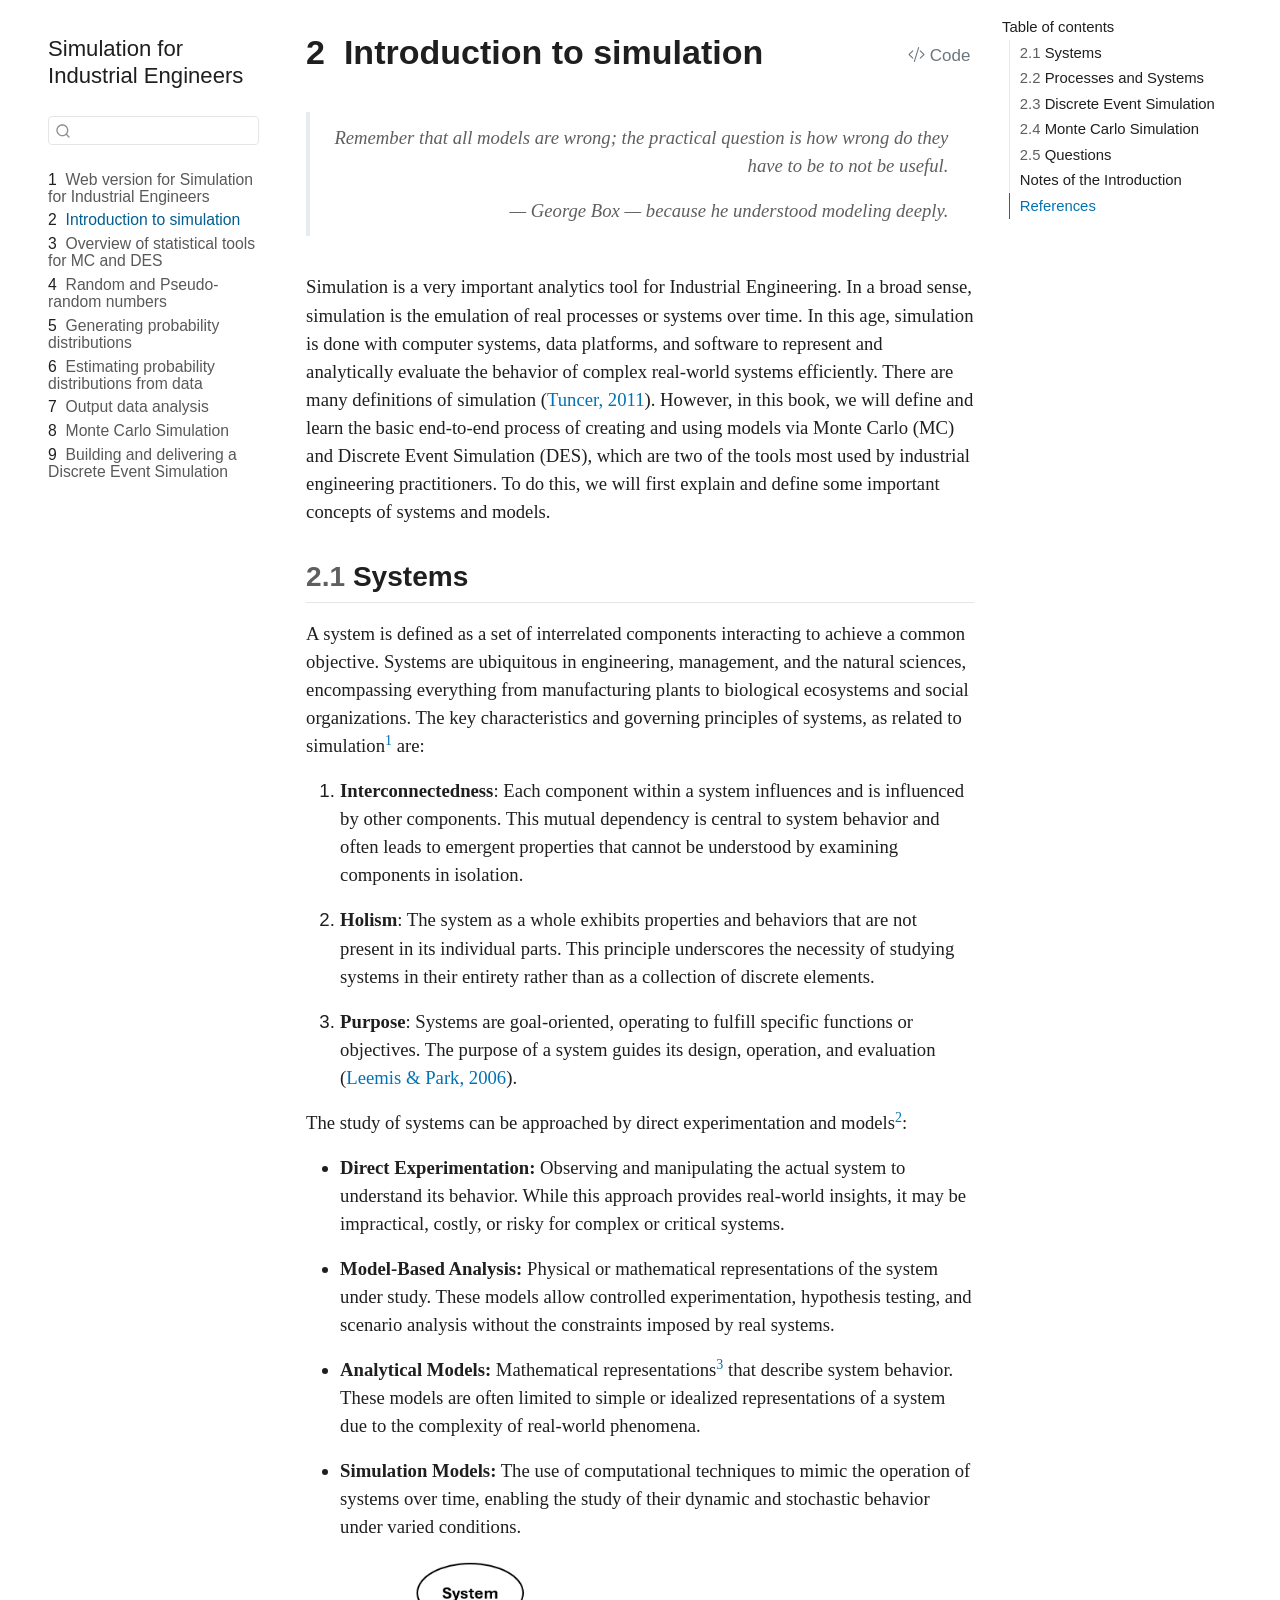
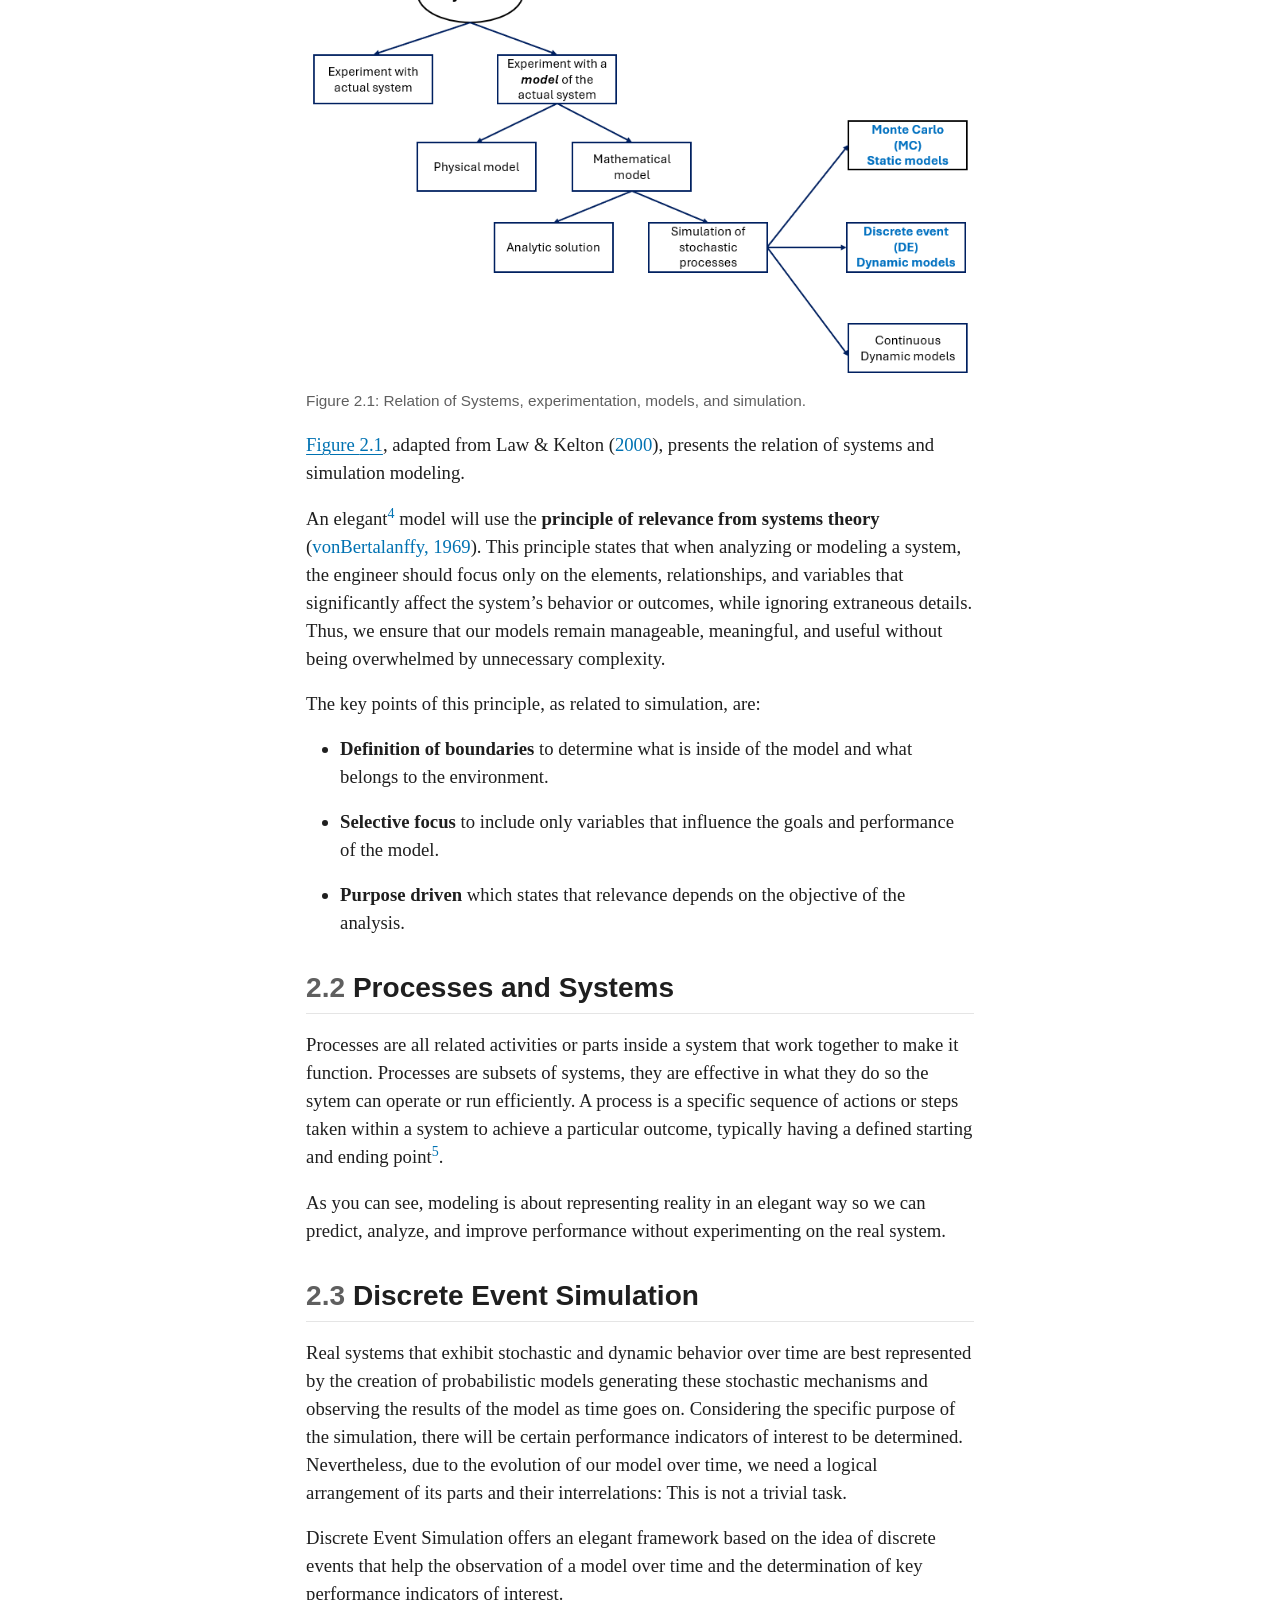
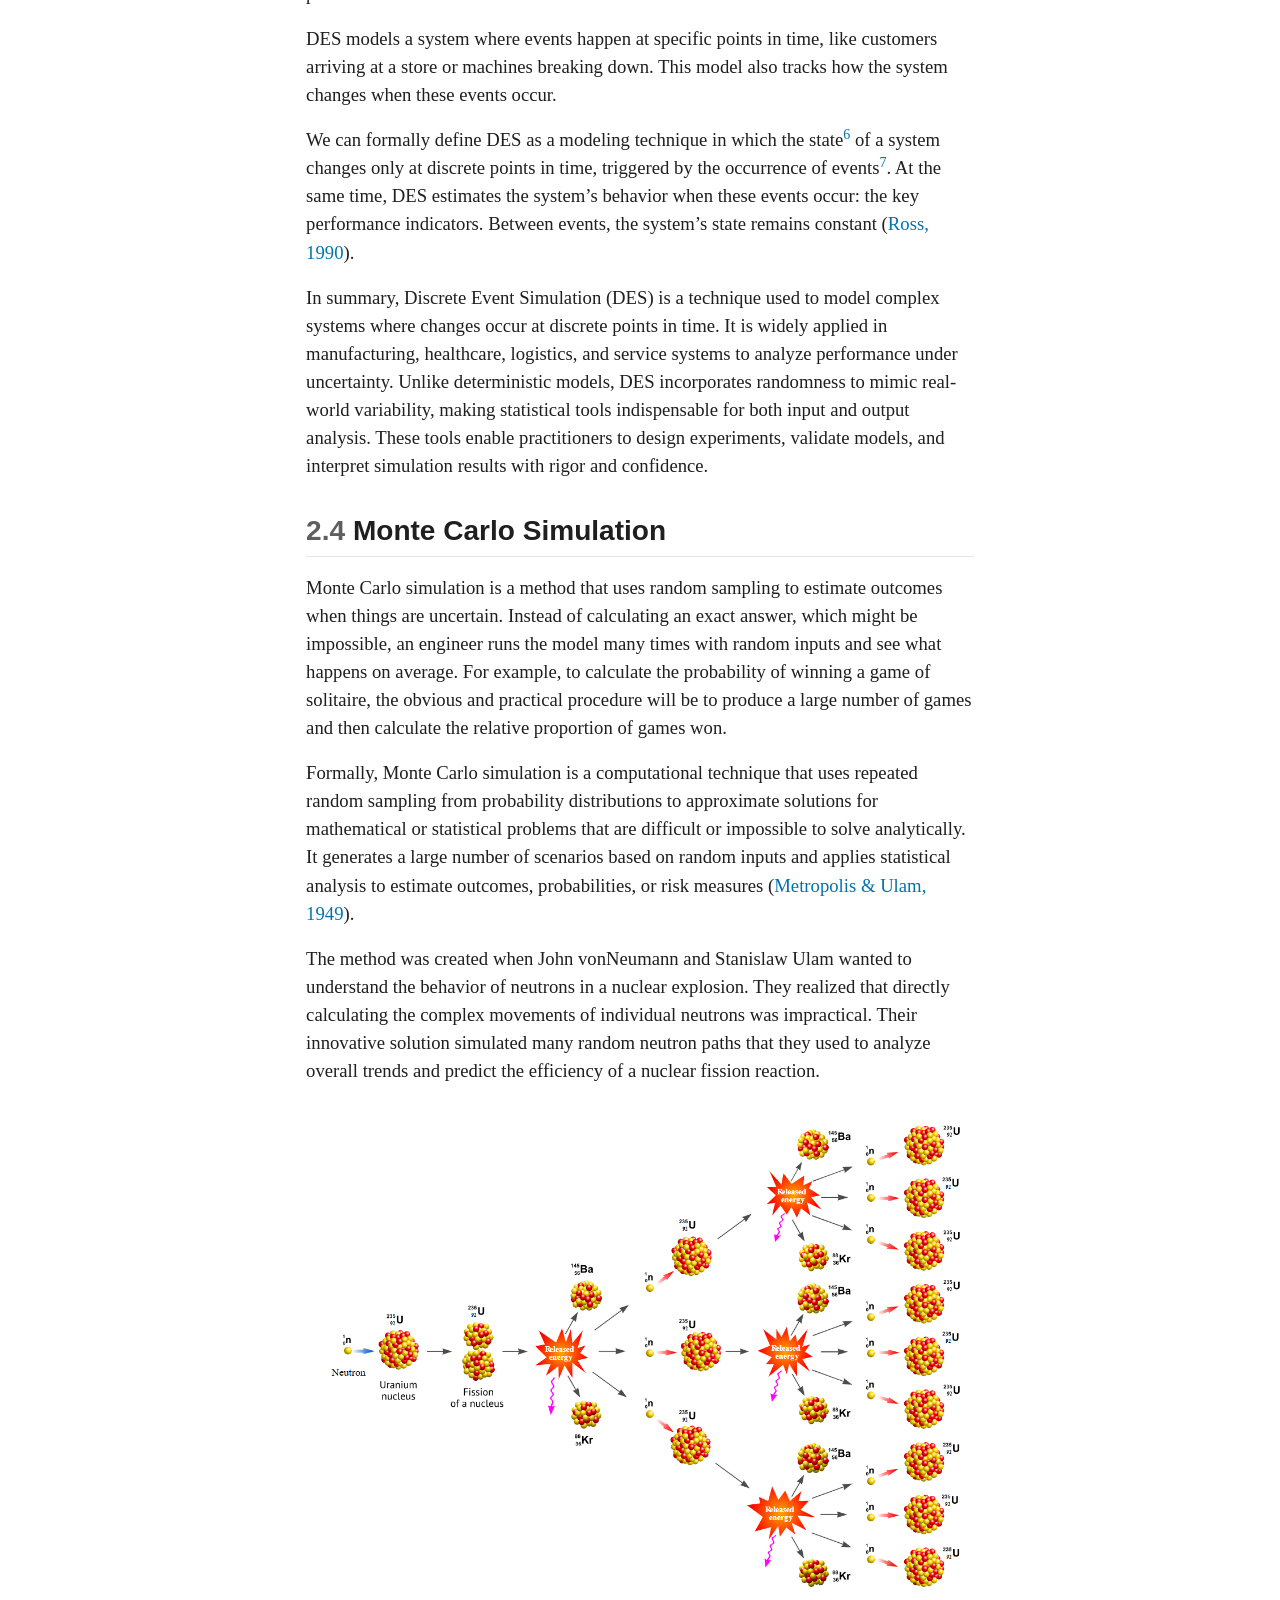
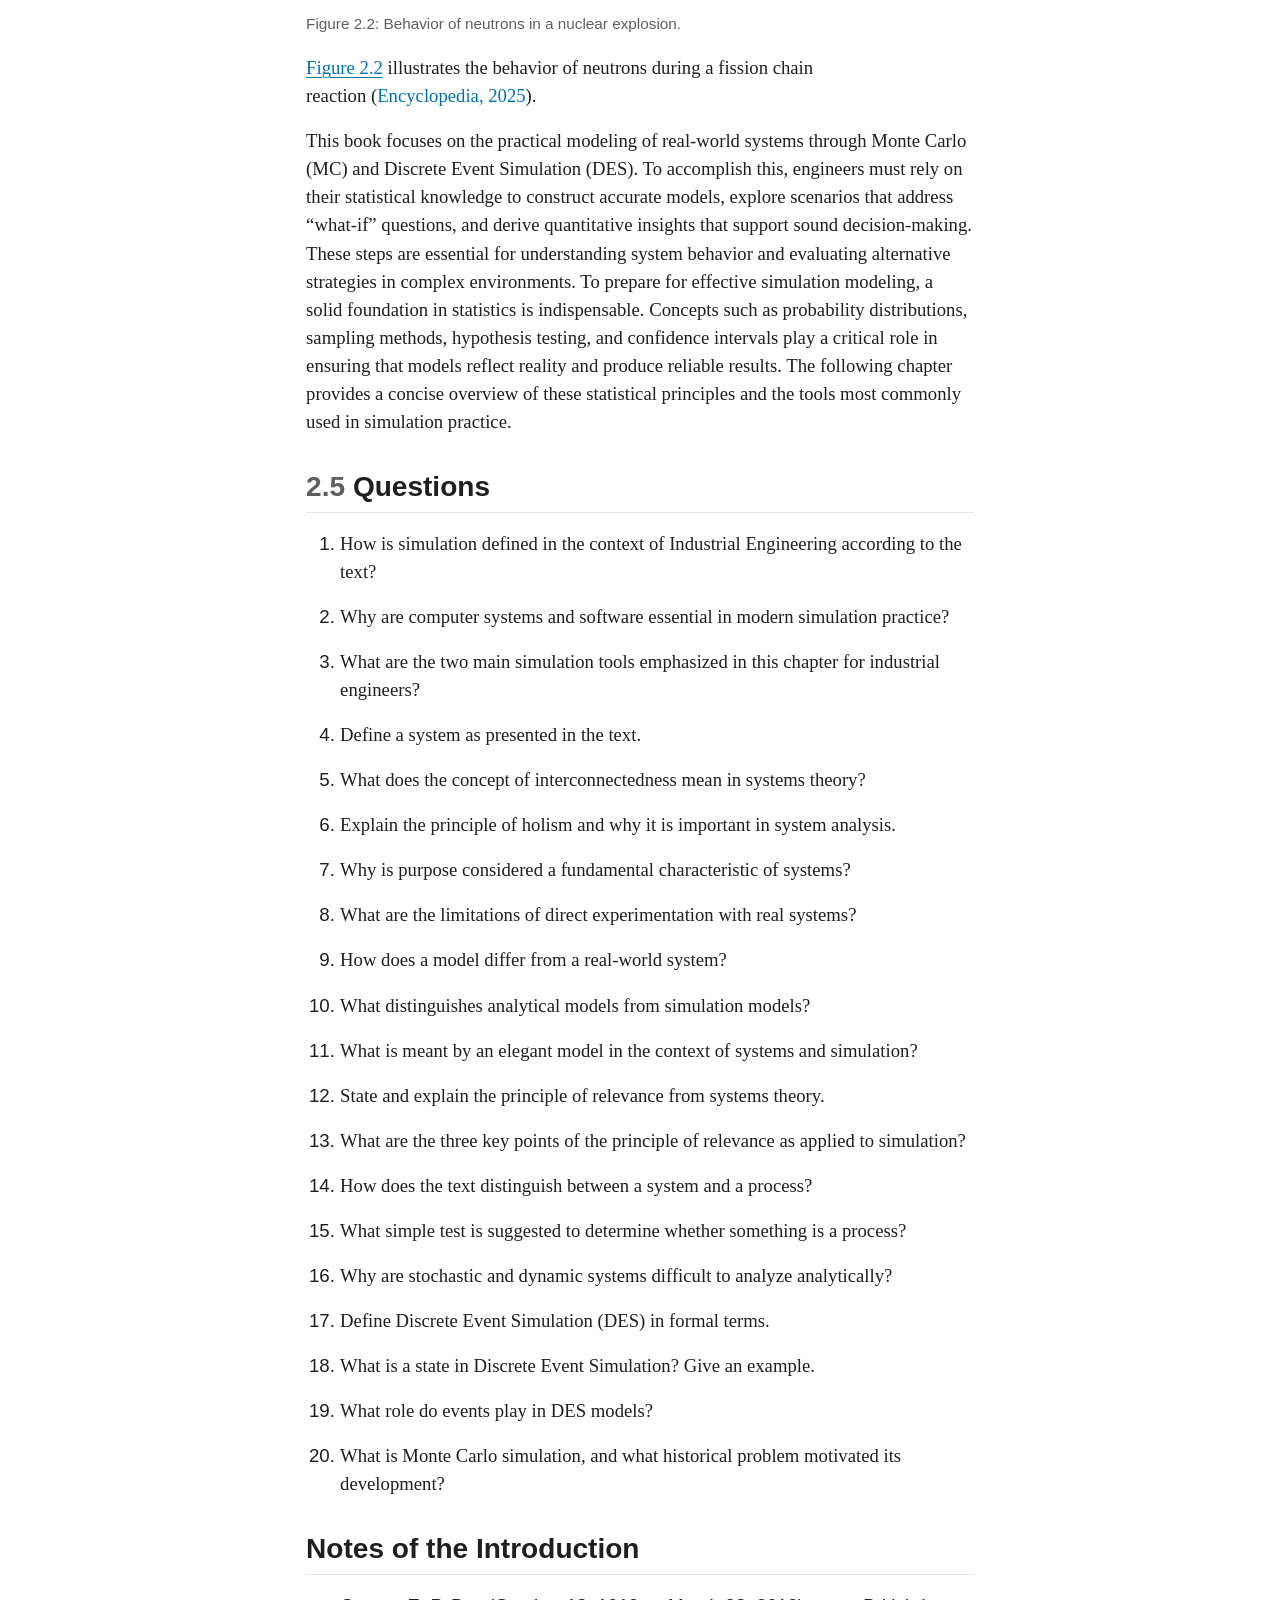
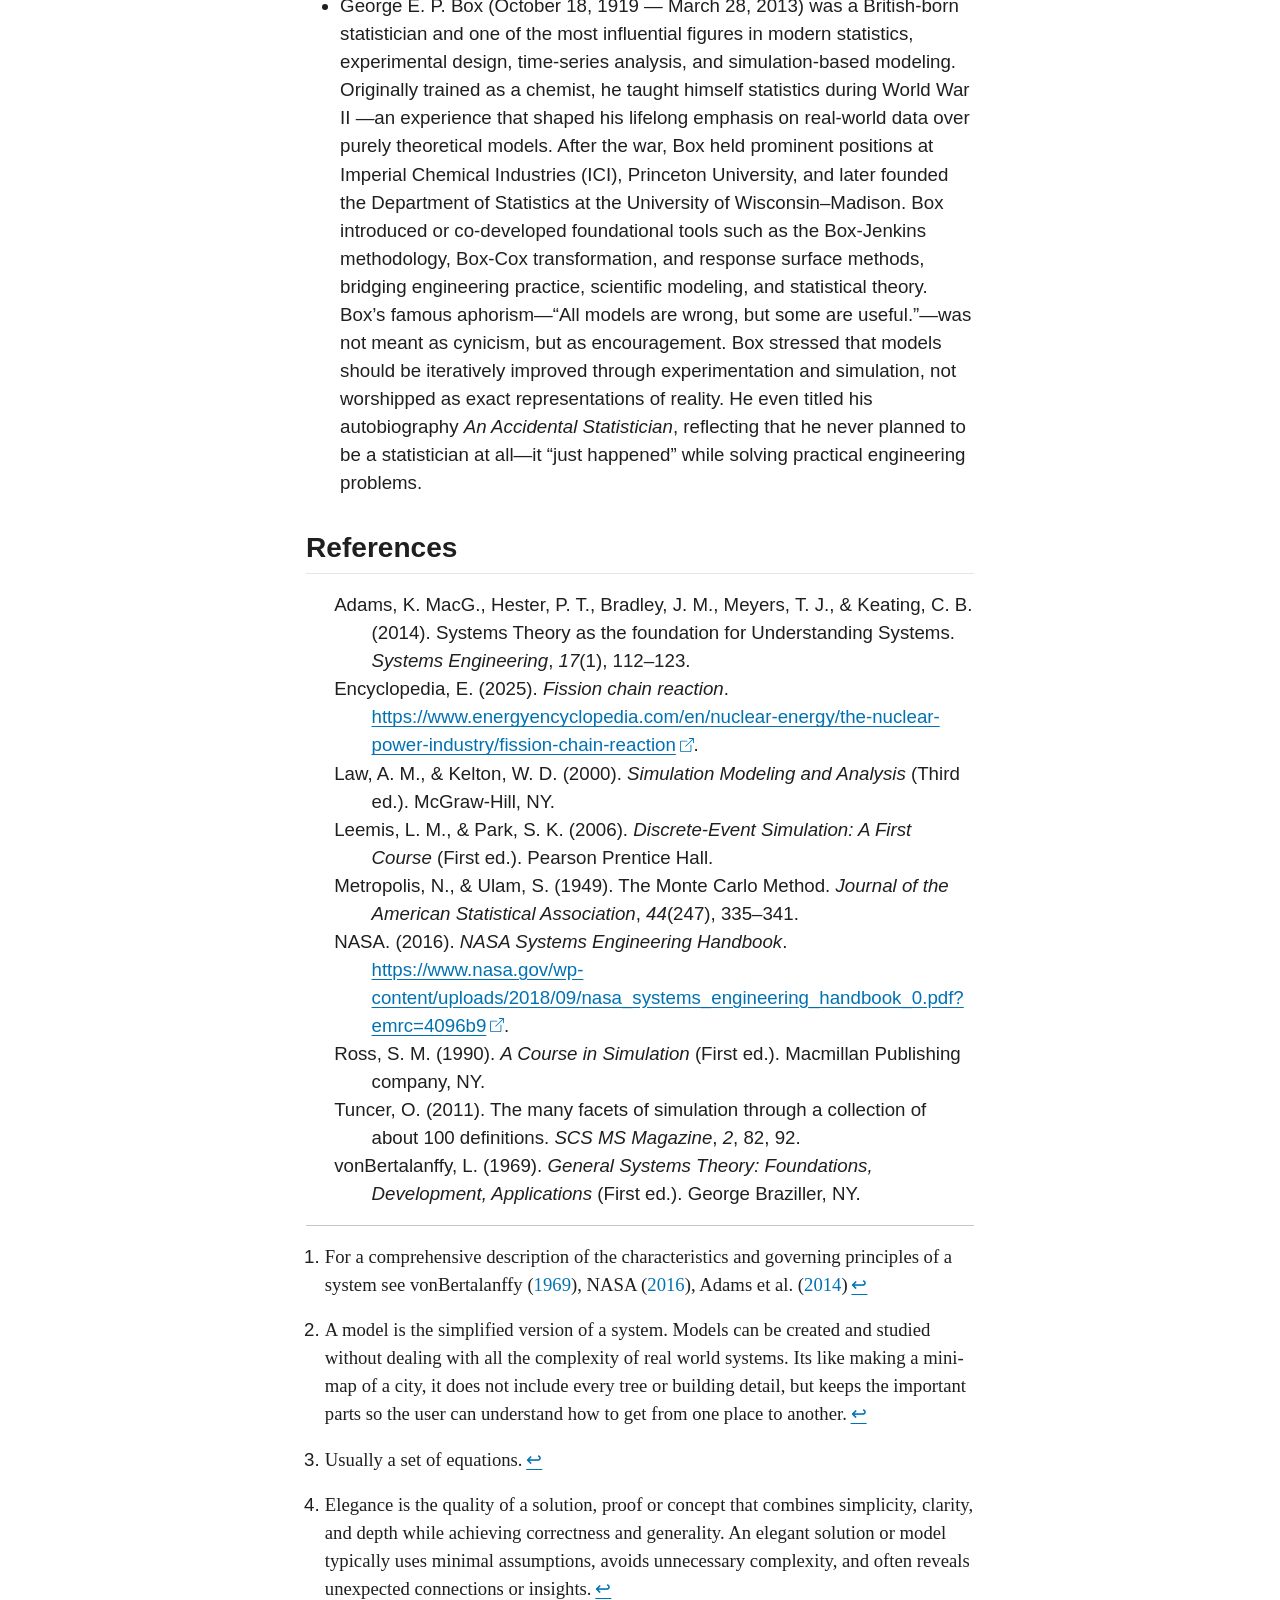
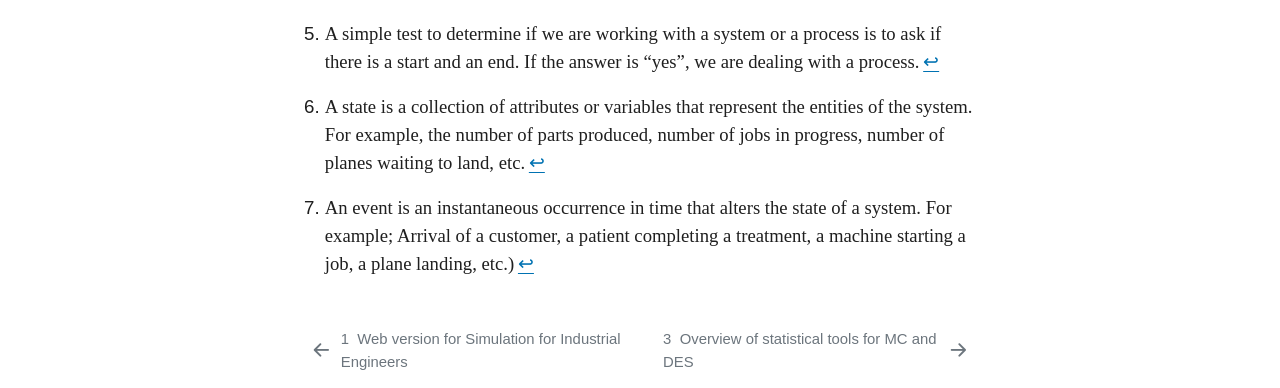
<file: chapter1.html>
<!DOCTYPE html>
<html xmlns="http://www.w3.org/1999/xhtml" lang="en" xml:lang="en"><head>

<meta charset="utf-8">
<meta name="generator" content="quarto-1.9.37">

<meta name="viewport" content="width=device-width, initial-scale=1.0, user-scalable=yes">


<title>2&nbsp; Introduction to simulation – Simulation for Industrial Engineers</title>
<style>
/* Default styles provided by pandoc.
** See https://pandoc.org/MANUAL.html#variables-for-html for config info.
*/
code{white-space: pre-wrap;}
span.smallcaps{font-variant: small-caps;}
div.columns{display: flex; gap: min(4vw, 1.5em);}
div.column{flex: auto; overflow-x: auto;}
div.hanging-indent{margin-left: 1.5em; text-indent: -1.5em;}
ul.task-list{list-style: none;}
ul.task-list li input[type="checkbox"] {
  width: 0.8em;
  margin: 0 0.8em 0.2em -1em; /* quarto-specific, see https://github.com/quarto-dev/quarto-cli/issues/4556 */ 
  vertical-align: middle;
}
/* CSS for syntax highlighting */
html { -webkit-text-size-adjust: 100%; }
pre > code.sourceCode { white-space: pre; position: relative; }
pre > code.sourceCode > span { display: inline-block; line-height: 1.25; }
pre > code.sourceCode > span:empty { height: 1.2em; }
.sourceCode { overflow: visible; }
code.sourceCode > span { color: inherit; text-decoration: inherit; }
div.sourceCode { margin: 1em 0; }
pre.sourceCode { margin: 0; }
@media screen {
div.sourceCode { overflow: auto; }
}
@media print {
pre > code.sourceCode { white-space: pre-wrap; }
pre > code.sourceCode > span { text-indent: -5em; padding-left: 5em; }
}
pre.numberSource code
  { counter-reset: source-line 0; }
pre.numberSource code > span
  { position: relative; left: -4em; counter-increment: source-line; }
pre.numberSource code > span > a:first-child::before
  { content: counter(source-line);
    position: relative; left: -1em; text-align: right; vertical-align: baseline;
    border: none; display: inline-block;
    -webkit-touch-callout: none; -webkit-user-select: none;
    -khtml-user-select: none; -moz-user-select: none;
    -ms-user-select: none; user-select: none;
    padding: 0 4px; width: 4em;
  }
pre.numberSource { margin-left: 3em;  padding-left: 4px; }
div.sourceCode
  {   }
@media screen {
pre > code.sourceCode > span > a:first-child::before { text-decoration: underline; }
}
/* CSS for citations */
div.csl-bib-body { }
div.csl-entry {
  clear: both;
  margin-bottom: 0em;
}
.hanging-indent div.csl-entry {
  margin-left:2em;
  text-indent:-2em;
}
div.csl-left-margin {
  min-width:2em;
  float:left;
}
div.csl-right-inline {
  margin-left:2em;
  padding-left:1em;
}
div.csl-indent {
  margin-left: 2em;
}</style>


<script src="site_libs/quarto-nav/quarto-nav.js"></script>
<script src="site_libs/quarto-nav/headroom.min.js"></script>
<script src="site_libs/clipboard/clipboard.min.js"></script>
<script src="site_libs/quarto-search/autocomplete.umd.js"></script>
<script src="site_libs/quarto-search/fuse.min.js"></script>
<script src="site_libs/quarto-search/quarto-search.js"></script>
<meta name="quarto:offset" content="./">
<link href="./chapter2.html" rel="next">
<link href="./index.html" rel="prev">
<script src="site_libs/quarto-html/quarto.js" type="module"></script>
<script src="site_libs/quarto-html/tabsets/tabsets.js" type="module"></script>
<script src="site_libs/quarto-html/popper.min.js"></script>
<script src="site_libs/quarto-html/tippy.umd.min.js"></script>
<script src="site_libs/quarto-html/anchor.min.js"></script>
<link href="site_libs/quarto-html/tippy.css" rel="stylesheet">
<link href="site_libs/quarto-html/quarto-syntax-highlighting-7f8f88aac4f3542376d5c11b86a4c14d.css" rel="stylesheet" id="quarto-text-highlighting-styles">
<script src="site_libs/bootstrap/bootstrap.min.js"></script>
<link href="site_libs/bootstrap/bootstrap-icons.css" rel="stylesheet">
<link href="site_libs/bootstrap/bootstrap-f373fb00a65503beeb3bf15a1f5a7197.min.css" rel="stylesheet" append-hash="true" id="quarto-bootstrap" data-mode="light">
<script id="quarto-search-options" type="application/json">{
  "location": "sidebar",
  "copy-button": false,
  "collapse-after": 3,
  "panel-placement": "start",
  "type": "textbox",
  "limit": 50,
  "keyboard-shortcut": [
    "f",
    "/",
    "s"
  ],
  "show-item-context": false,
  "language": {
    "search-no-results-text": "No results",
    "search-matching-documents-text": "matching documents",
    "search-copy-link-title": "Copy link to search",
    "search-hide-matches-text": "Hide additional matches",
    "search-more-match-text": "more match in this document",
    "search-more-matches-text": "more matches in this document",
    "search-clear-button-title": "Clear",
    "search-text-placeholder": "",
    "search-detached-cancel-button-title": "Cancel",
    "search-submit-button-title": "Submit",
    "search-label": "Search"
  }
}</script>
<style>html{ scroll-behavior: smooth; }</style>


</head>

<body class="nav-sidebar floating quarto-light">

<div id="quarto-search-results"></div>
  <header id="quarto-header" class="headroom fixed-top">
  <nav class="quarto-secondary-nav">
    <div class="container-fluid d-flex">
      <button type="button" class="quarto-btn-toggle btn" data-bs-toggle="collapse" role="button" data-bs-target=".quarto-sidebar-collapse-item" aria-controls="quarto-sidebar" aria-expanded="false" aria-label="Toggle sidebar navigation" onclick="if (window.quartoToggleHeadroom) { window.quartoToggleHeadroom(); }">
        <i class="bi bi-layout-text-sidebar-reverse"></i>
      </button>
        <nav class="quarto-page-breadcrumbs" aria-label="breadcrumb"><ol class="breadcrumb"><li class="breadcrumb-item"><a href="./chapter1.html"><span class="chapter-number">2</span>&nbsp; <span class="chapter-title">Introduction to simulation</span></a></li></ol></nav>
        <a class="flex-grow-1" role="navigation" data-bs-toggle="collapse" data-bs-target=".quarto-sidebar-collapse-item" aria-controls="quarto-sidebar" aria-expanded="false" aria-label="Toggle sidebar navigation" onclick="if (window.quartoToggleHeadroom) { window.quartoToggleHeadroom(); }">      
        </a>
      <button type="button" class="btn quarto-search-button" aria-label="Search" onclick="window.quartoOpenSearch();">
        <i class="bi bi-search"></i>
      </button>
    </div>
  </nav>
</header>
<!-- content -->
<div id="quarto-content" class="quarto-container page-columns page-rows-contents page-layout-article">
<!-- sidebar -->
  <nav id="quarto-sidebar" class="sidebar collapse collapse-horizontal quarto-sidebar-collapse-item sidebar-navigation floating overflow-auto">
    <div class="pt-lg-2 mt-2 text-left sidebar-header">
    <div class="sidebar-title mb-0 py-0">
      <a href="./">Simulation for Industrial Engineers</a> 
    </div>
      </div>
        <div class="mt-2 flex-shrink-0 align-items-center">
        <div class="sidebar-search">
        <div id="quarto-search" class="" title="Search"></div>
        </div>
        </div>
    <div class="sidebar-menu-container"> 
    <ul class="list-unstyled mt-1">
        <li class="sidebar-item">
  <div class="sidebar-item-container"> 
  <a href="./index.html" class="sidebar-item-text sidebar-link">
 <span class="menu-text"><span class="chapter-number">1</span>&nbsp; <span class="chapter-title">Web version for Simulation for Industrial Engineers</span></span></a>
  </div>
</li>
        <li class="sidebar-item">
  <div class="sidebar-item-container"> 
  <a href="./chapter1.html" class="sidebar-item-text sidebar-link active">
 <span class="menu-text"><span class="chapter-number">2</span>&nbsp; <span class="chapter-title">Introduction to simulation</span></span></a>
  </div>
</li>
        <li class="sidebar-item">
  <div class="sidebar-item-container"> 
  <a href="./chapter2.html" class="sidebar-item-text sidebar-link">
 <span class="menu-text"><span class="chapter-number">3</span>&nbsp; <span class="chapter-title">Overview of statistical tools for MC and DES</span></span></a>
  </div>
</li>
        <li class="sidebar-item">
  <div class="sidebar-item-container"> 
  <a href="./chapter3.html" class="sidebar-item-text sidebar-link">
 <span class="menu-text"><span class="chapter-number">4</span>&nbsp; <span class="chapter-title">Random and Pseudo-random numbers</span></span></a>
  </div>
</li>
        <li class="sidebar-item">
  <div class="sidebar-item-container"> 
  <a href="./chapter4.html" class="sidebar-item-text sidebar-link">
 <span class="menu-text"><span class="chapter-number">5</span>&nbsp; <span class="chapter-title">Generating probability distributions</span></span></a>
  </div>
</li>
        <li class="sidebar-item">
  <div class="sidebar-item-container"> 
  <a href="./chapter5.html" class="sidebar-item-text sidebar-link">
 <span class="menu-text"><span class="chapter-number">6</span>&nbsp; <span class="chapter-title">Estimating probability distributions from data</span></span></a>
  </div>
</li>
        <li class="sidebar-item">
  <div class="sidebar-item-container"> 
  <a href="./chapter6.html" class="sidebar-item-text sidebar-link">
 <span class="menu-text"><span class="chapter-number">7</span>&nbsp; <span class="chapter-title">Output data analysis</span></span></a>
  </div>
</li>
        <li class="sidebar-item">
  <div class="sidebar-item-container"> 
  <a href="./chapter7.html" class="sidebar-item-text sidebar-link">
 <span class="menu-text"><span class="chapter-number">8</span>&nbsp; <span class="chapter-title">Monte Carlo Simulation</span></span></a>
  </div>
</li>
        <li class="sidebar-item">
  <div class="sidebar-item-container"> 
  <a href="./chapter8.html" class="sidebar-item-text sidebar-link">
 <span class="menu-text"><span class="chapter-number">9</span>&nbsp; <span class="chapter-title">Building and delivering a Discrete Event Simulation</span></span></a>
  </div>
</li>
    </ul>
    </div>
</nav>
<div id="quarto-sidebar-glass" class="quarto-sidebar-collapse-item" data-bs-toggle="collapse" data-bs-target=".quarto-sidebar-collapse-item"></div>
<!-- margin-sidebar -->
    <div id="quarto-margin-sidebar" class="sidebar margin-sidebar">
        <nav id="TOC" role="doc-toc" class="toc-active">
    <h2 id="toc-title">Table of contents</h2>
   
  <ul>
  <li><a href="#systems" id="toc-systems" class="nav-link active" data-scroll-target="#systems"><span class="header-section-number">2.1</span> Systems</a></li>
  <li><a href="#processes-and-systems" id="toc-processes-and-systems" class="nav-link" data-scroll-target="#processes-and-systems"><span class="header-section-number">2.2</span> Processes and Systems</a></li>
  <li><a href="#discrete-event-simulation" id="toc-discrete-event-simulation" class="nav-link" data-scroll-target="#discrete-event-simulation"><span class="header-section-number">2.3</span> Discrete Event Simulation</a></li>
  <li><a href="#monte-carlo-simulation" id="toc-monte-carlo-simulation" class="nav-link" data-scroll-target="#monte-carlo-simulation"><span class="header-section-number">2.4</span> Monte Carlo Simulation</a></li>
  <li><a href="#questions" id="toc-questions" class="nav-link" data-scroll-target="#questions"><span class="header-section-number">2.5</span> Questions</a></li>
  <li><a href="#notes-of-the-introduction" id="toc-notes-of-the-introduction" class="nav-link" data-scroll-target="#notes-of-the-introduction">Notes of the Introduction</a></li>
  <li><a href="#References" id="toc-References" class="nav-link" data-scroll-target="#References">References</a></li>
  </ul>
</nav>
    </div>
<!-- main -->
<main class="content" id="quarto-document-content">

<header id="title-block-header" class="quarto-title-block default">
<div class="quarto-title">
<div class="quarto-title-block"><div><h1 class="title"><span id="ch:Intro" class="quarto-section-identifier"><span class="chapter-number">2</span>&nbsp; <span class="chapter-title">Introduction to simulation</span></span></h1><button type="button" class="btn code-tools-button" id="quarto-code-tools-source"><i class="bi"></i> Code</button></div></div>
</div>



<div class="quarto-title-meta">

    
  
    
  </div>
  


</header>


<div style="float:right; width:100%; text-align:right; font-style: italic; margin: 20px 0;">
<blockquote class="blockquote">
<p>Remember that all models are wrong; the practical question is how wrong do they have to be to not be useful.</p>
<p>— George Box — because he understood modeling deeply.</p>
</blockquote>
</div>
<p>Simulation is a very important analytics tool for Industrial Engineering. In a broad sense, simulation is the emulation of real processes or systems over time. In this age, simulation is done with computer systems, data platforms, and software to represent and analytically evaluate the behavior of complex real-world systems efficiently. There are many definitions of simulation&nbsp;<span class="citation" data-cites="Tuncer2011">(<a href="#ref-Tuncer2011" role="doc-biblioref">Tuncer, 2011</a>)</span>. However, in this book, we will define and learn the basic end-to-end process of creating and using models via Monte Carlo (MC) and Discrete Event Simulation (DES), which are two of the tools most used by industrial engineering practitioners. To do this, we will first explain and define some important concepts of systems and models.</p>
<section id="systems" class="level2" data-number="2.1">
<h2 data-number="2.1" class="anchored" data-anchor-id="systems"><span class="header-section-number">2.1</span> Systems</h2>
<p>A system is defined as a set of interrelated components interacting to achieve a common objective. Systems are ubiquitous in engineering, management, and the natural sciences, encompassing everything from manufacturing plants to biological ecosystems and social organizations. The key characteristics and governing principles of systems, as related to simulation<a href="#fn1" class="footnote-ref" id="fnref1" role="doc-noteref"><sup>1</sup></a> are:</p>
<ol type="1">
<li><p><strong>Interconnectedness</strong>: Each component within a system influences and is influenced by other components. This mutual dependency is central to system behavior and often leads to emergent properties that cannot be understood by examining components in isolation.</p></li>
<li><p><strong>Holism</strong>: The system as a whole exhibits properties and behaviors that are not present in its individual parts. This principle underscores the necessity of studying systems in their entirety rather than as a collection of discrete elements.</p></li>
<li><p><strong>Purpose</strong>: Systems are goal-oriented, operating to fulfill specific functions or objectives. The purpose of a system guides its design, operation, and evaluation <span class="citation" data-cites="Leemis2006">(<a href="#ref-Leemis2006" role="doc-biblioref">Leemis &amp; Park, 2006</a>)</span>.</p></li>
</ol>
<p>The study of systems can be approached by direct experimentation and models<a href="#fn2" class="footnote-ref" id="fnref2" role="doc-noteref"><sup>2</sup></a>:</p>
<ul>
<li><p><strong>Direct Experimentation:</strong> Observing and manipulating the actual system to understand its behavior. While this approach provides real-world insights, it may be impractical, costly, or risky for complex or critical systems.</p></li>
<li><p><strong>Model-Based Analysis:</strong> Physical or mathematical representations of the system under study. These models allow controlled experimentation, hypothesis testing, and scenario analysis without the constraints imposed by real systems.</p></li>
<li><p><strong>Analytical Models:</strong> Mathematical representations<a href="#fn3" class="footnote-ref" id="fnref3" role="doc-noteref"><sup>3</sup></a> that describe system behavior. These models are often limited to simple or idealized representations of a system due to the complexity of real-world phenomena.</p></li>
<li><p><strong>Simulation Models:</strong> The use of computational techniques to mimic the operation of systems over time, enabling the study of their dynamic and stochastic behavior under varied conditions.</p></li>
</ul>
<div id="fig-SysSim" class="quarto-float quarto-figure quarto-figure-center anchored" alt="Representation of different types of systems, experimentation, models, and simulation.">
<figure class="quarto-float quarto-float-fig figure">
<div aria-describedby="fig-SysSim-caption-0ceaefa1-69ba-4598-a22c-09a6ac19f8ca">
<img src="graphics/SysSim2.png" class="img-fluid figure-img" style="width:100.0%" alt="Representation of different types of systems, experimentation, models, and simulation.">
</div>
<figcaption class="quarto-float-caption-bottom quarto-float-caption quarto-float-fig" id="fig-SysSim-caption-0ceaefa1-69ba-4598-a22c-09a6ac19f8ca">
Figure&nbsp;2.1: Relation of Systems, experimentation, models, and simulation.
</figcaption>
</figure>
</div>
<p><a href="#fig-SysSim" class="quarto-xref">Figure&nbsp;<span>2.1</span></a>, adapted from&nbsp;<span class="citation" data-cites="Law2000">Law &amp; Kelton (<a href="#ref-Law2000" role="doc-biblioref">2000</a>)</span>, presents the relation of systems and simulation modeling.</p>
<p>An elegant<a href="#fn4" class="footnote-ref" id="fnref4" role="doc-noteref"><sup>4</sup></a> model will use the <strong>principle of relevance from systems theory</strong> <span class="citation" data-cites="Bertalanffy1969">(<a href="#ref-Bertalanffy1969" role="doc-biblioref"><span class="nocase">vonBertalanffy</span>, 1969</a>)</span>. This principle states that when analyzing or modeling a system, the engineer should focus only on the elements, relationships, and variables that significantly affect the system’s behavior or outcomes, while ignoring extraneous details. Thus, we ensure that our models remain manageable, meaningful, and useful without being overwhelmed by unnecessary complexity.</p>
<p>The key points of this principle, as related to simulation, are:</p>
<ul>
<li><p><strong>Definition of boundaries</strong> to determine what is inside of the model and what belongs to the environment.</p></li>
<li><p><strong>Selective focus</strong> to include only variables that influence the goals and performance of the model.</p></li>
<li><p><strong>Purpose driven</strong> which states that relevance depends on the objective of the analysis.</p></li>
</ul>
</section>
<section id="processes-and-systems" class="level2" data-number="2.2">
<h2 data-number="2.2" class="anchored" data-anchor-id="processes-and-systems"><span class="header-section-number">2.2</span> Processes and Systems</h2>
<p>Processes are all related activities or parts inside a system that work together to make it function. Processes are subsets of systems, they are effective in what they do so the sytem can operate or run efficiently. A process is a specific sequence of actions or steps taken within a system to achieve a particular outcome, typically having a defined starting and ending point<a href="#fn5" class="footnote-ref" id="fnref5" role="doc-noteref"><sup>5</sup></a>.</p>
<p>As you can see, modeling is about representing reality in an elegant way so we can predict, analyze, and improve performance without experimenting on the real system.</p>
</section>
<section id="discrete-event-simulation" class="level2" data-number="2.3">
<h2 data-number="2.3" class="anchored" data-anchor-id="discrete-event-simulation"><span class="header-section-number">2.3</span> Discrete Event Simulation</h2>
<p>Real systems that exhibit stochastic and dynamic behavior over time are best represented by the creation of probabilistic models generating these stochastic mechanisms and observing the results of the model as time goes on. Considering the specific purpose of the simulation, there will be certain performance indicators of interest to be determined. Nevertheless, due to the evolution of our model over time, we need a logical arrangement of its parts and their interrelations: This is not a trivial task.</p>
<p>Discrete Event Simulation offers an elegant framework based on the idea of discrete events that help the observation of a model over time and the determination of key performance indicators of interest.</p>
<p>DES models a system where events happen at specific points in time, like customers arriving at a store or machines breaking down. This model also tracks how the system changes when these events occur.</p>
<p>We can formally define DES as a modeling technique in which the state<a href="#fn6" class="footnote-ref" id="fnref6" role="doc-noteref"><sup>6</sup></a> of a system changes only at discrete points in time, triggered by the occurrence of events<a href="#fn7" class="footnote-ref" id="fnref7" role="doc-noteref"><sup>7</sup></a>. At the same time, DES estimates the system’s behavior when these events occur: the key performance indicators. Between events, the system’s state remains constant <span class="citation" data-cites="Ross1990">(<a href="#ref-Ross1990" role="doc-biblioref">Ross, 1990</a>)</span>.</p>
<p>In summary, Discrete Event Simulation (DES) is a technique used to model complex systems where changes occur at discrete points in time. It is widely applied in manufacturing, healthcare, logistics, and service systems to analyze performance under uncertainty. Unlike deterministic models, DES incorporates randomness to mimic real-world variability, making statistical tools indispensable for both input and output analysis. These tools enable practitioners to design experiments, validate models, and interpret simulation results with rigor and confidence.</p>
</section>
<section id="monte-carlo-simulation" class="level2" data-number="2.4">
<h2 data-number="2.4" class="anchored" data-anchor-id="monte-carlo-simulation"><span class="header-section-number">2.4</span> Monte Carlo Simulation</h2>
<p>Monte Carlo simulation is a method that uses random sampling to estimate outcomes when things are uncertain. Instead of calculating an exact answer, which might be impossible, an engineer runs the model many times with random inputs and see what happens on average. For example, to calculate the probability of winning a game of solitaire, the obvious and practical procedure will be to produce a large number of games and then calculate the relative proportion of games won.</p>
<p>Formally, Monte Carlo simulation is a computational technique that uses repeated random sampling from probability distributions to approximate solutions for mathematical or statistical problems that are difficult or impossible to solve analytically. It generates a large number of scenarios based on random inputs and applies statistical analysis to estimate outcomes, probabilities, or risk measures <span class="citation" data-cites="Metropolis1949">(<a href="#ref-Metropolis1949" role="doc-biblioref">Metropolis &amp; Ulam, 1949</a>)</span>.</p>
<p>The method was created when John vonNeumann and Stanislaw Ulam wanted to understand the behavior of neutrons in a nuclear explosion. They realized that directly calculating the complex movements of individual neutrons was impractical. Their innovative solution simulated many random neutron paths that they used to analyze overall trends and predict the efficiency of a nuclear fission reaction.</p>
<div id="fig-Neutron" class="quarto-float quarto-figure quarto-figure-center anchored" alt="Representation of of a nuclear explosion at the atom level.">
<figure class="quarto-float quarto-float-fig figure">
<div aria-describedby="fig-Neutron-caption-0ceaefa1-69ba-4598-a22c-09a6ac19f8ca">
<img src="graphics/FissionChain.png" class="img-fluid figure-img" style="width:100.0%" alt="Representation of of a nuclear explosion at the atom level.">
</div>
<figcaption class="quarto-float-caption-bottom quarto-float-caption quarto-float-fig" id="fig-Neutron-caption-0ceaefa1-69ba-4598-a22c-09a6ac19f8ca">
Figure&nbsp;2.2: Behavior of neutrons in a nuclear explosion.
</figcaption>
</figure>
</div>
<p><a href="#fig-Neutron" class="quarto-xref">Figure&nbsp;<span>2.2</span></a> illustrates the behavior of neutrons during a fission chain reaction&nbsp;<span class="citation" data-cites="Neutrons">(<a href="#ref-Neutrons" role="doc-biblioref">Encyclopedia, 2025</a>)</span>.</p>
<p>This book focuses on the practical modeling of real-world systems through Monte Carlo (MC) and Discrete Event Simulation (DES). To accomplish this, engineers must rely on their statistical knowledge to construct accurate models, explore scenarios that address “what-if” questions, and derive quantitative insights that support sound decision-making. These steps are essential for understanding system behavior and evaluating alternative strategies in complex environments. To prepare for effective simulation modeling, a solid foundation in statistics is indispensable. Concepts such as probability distributions, sampling methods, hypothesis testing, and confidence intervals play a critical role in ensuring that models reflect reality and produce reliable results. The following chapter provides a concise overview of these statistical principles and the tools most commonly used in simulation practice.</p>
</section>
<section id="questions" class="level2" data-number="2.5">
<h2 data-number="2.5" class="anchored" data-anchor-id="questions"><span class="header-section-number">2.5</span> Questions</h2>
<ol type="1">
<li><p>How is simulation defined in the context of Industrial Engineering according to the text?</p></li>
<li><p>Why are computer systems and software essential in modern simulation practice?</p></li>
<li><p>What are the two main simulation tools emphasized in this chapter for industrial engineers?</p></li>
<li><p>Define a system as presented in the text.</p></li>
<li><p>What does the concept of interconnectedness mean in systems theory?</p></li>
<li><p>Explain the principle of holism and why it is important in system analysis.</p></li>
<li><p>Why is purpose considered a fundamental characteristic of systems?</p></li>
<li><p>What are the limitations of direct experimentation with real systems?</p></li>
<li><p>How does a model differ from a real-world system?</p></li>
<li><p>What distinguishes analytical models from simulation models?</p></li>
<li><p>What is meant by an elegant model in the context of systems and simulation?</p></li>
<li><p>State and explain the principle of relevance from systems theory.</p></li>
<li><p>What are the three key points of the principle of relevance as applied to simulation?</p></li>
<li><p>How does the text distinguish between a system and a process?</p></li>
<li><p>What simple test is suggested to determine whether something is a process?</p></li>
<li><p>Why are stochastic and dynamic systems difficult to analyze analytically?</p></li>
<li><p>Define Discrete Event Simulation (DES) in formal terms.</p></li>
<li><p>What is a state in Discrete Event Simulation? Give an example.</p></li>
<li><p>What role do events play in DES models?</p></li>
<li><p>What is Monte Carlo simulation, and what historical problem motivated its development?</p></li>
</ol>
</section>
<section id="notes-of-the-introduction" class="level2 unnumbered">
<h2 class="unnumbered anchored" data-anchor-id="notes-of-the-introduction">Notes of the Introduction</h2>
<ul>
<li>George E. P. Box (October 18, 1919 — March 28, 2013) was a British-born statistician and one of the most influential figures in modern statistics, experimental design, time-series analysis, and simulation-based modeling. Originally trained as a chemist, he taught himself statistics during World War II —an experience that shaped his lifelong emphasis on real-world data over purely theoretical models. After the war, Box held prominent positions at Imperial Chemical Industries (ICI), Princeton University, and later founded the Department of Statistics at the University of Wisconsin–Madison. Box introduced or co-developed foundational tools such as the Box-Jenkins methodology, Box-Cox transformation, and response surface methods, bridging engineering practice, scientific modeling, and statistical theory. Box’s famous aphorism—“All models are wrong, but some are useful.”—was not meant as cynicism, but as encouragement. Box stressed that models should be iteratively improved through experimentation and simulation, not worshipped as exact representations of reality. He even titled his autobiography <em>An Accidental Statistician</em>, reflecting that he never planned to be a statistician at all—it “just happened” while solving practical engineering problems.</li>
</ul>
</section>
<section id="References" class="level2 unnumbered">
<h2 class="unnumbered anchored" data-anchor-id="References">References</h2>


<!-- -->

<div id="refs" class="references csl-bib-body hanging-indent" data-entry-spacing="0" data-line-spacing="2" role="list">
<div id="ref-Adams2014" class="csl-entry" role="listitem">
Adams, K. MacG., Hester, P. T., Bradley, J. M., Meyers, T. J., &amp; Keating, C. B. (2014). <span class="nocase">Systems Theory as the foundation for Understanding Systems</span>. <em>Systems Engineering</em>, <em>17</em>(1), 112–123.
</div>
<div id="ref-Neutrons" class="csl-entry" role="listitem">
Encyclopedia, E. (2025). <em>Fission chain reaction</em>. <a href="https://www.energyencyclopedia.com/en/nuclear-energy/the-nuclear-power-industry/fission-chain-reaction" class="uri">https://www.energyencyclopedia.com/en/nuclear-energy/the-nuclear-power-industry/fission-chain-reaction</a>.
</div>
<div id="ref-Law2000" class="csl-entry" role="listitem">
Law, A. M., &amp; Kelton, W. D. (2000). <em><span class="nocase">Simulation Modeling and Analysis</span></em> (Third ed.). McGraw-Hill, NY.
</div>
<div id="ref-Leemis2006" class="csl-entry" role="listitem">
Leemis, L. M., &amp; Park, S. K. (2006). <em><span>Discrete-Event Simulation: A First Course</span></em> (First ed.). Pearson Prentice Hall.
</div>
<div id="ref-Metropolis1949" class="csl-entry" role="listitem">
Metropolis, N., &amp; Ulam, S. (1949). <span>The Monte Carlo Method</span>. <em>Journal of the American Statistical Association</em>, <em>44</em>(247), 335–341.
</div>
<div id="ref-NASASystemsENgHandbook2016" class="csl-entry" role="listitem">
NASA. (2016). <em><span>NASA Systems Engineering Handbook</span></em>. <a href="https://www.nasa.gov/wp-content/uploads/2018/09/nasa_systems_engineering_handbook_0.pdf?emrc=4096b9" class="uri">https://www.nasa.gov/wp-content/uploads/2018/09/nasa_systems_engineering_handbook_0.pdf?emrc=4096b9</a>.
</div>
<div id="ref-Ross1990" class="csl-entry" role="listitem">
Ross, S. M. (1990). <em><span class="nocase">A Course in Simulation</span></em> (First ed.). Macmillan Publishing company, NY.
</div>
<div id="ref-Tuncer2011" class="csl-entry" role="listitem">
Tuncer, O. (2011). The many facets of simulation through a collection of about 100 definitions. <em>SCS MS Magazine</em>, <em>2</em>, 82, 92.
</div>
<div id="ref-Bertalanffy1969" class="csl-entry" role="listitem">
<span class="nocase">vonBertalanffy, L.</span> (1969). <em><span>General Systems Theory: Foundations, Development, Applications</span></em> (First ed.). George Braziller, NY.
</div>
</div>
</section>
<section id="footnotes" class="footnotes footnotes-end-of-document" role="doc-endnotes">
<hr>
<ol>
<li id="fn1"><p>For a comprehensive description of the characteristics and governing principles of a system see <span class="citation" data-cites="Bertalanffy1969"><span class="nocase">vonBertalanffy</span> (<a href="#ref-Bertalanffy1969" role="doc-biblioref">1969</a>)</span>, <span class="citation" data-cites="NASASystemsENgHandbook2016">NASA (<a href="#ref-NASASystemsENgHandbook2016" role="doc-biblioref">2016</a>)</span>, <span class="citation" data-cites="Adams2014">Adams et al. (<a href="#ref-Adams2014" role="doc-biblioref">2014</a>)</span><a href="#fnref1" class="footnote-back" role="doc-backlink">↩︎</a></p></li>
<li id="fn2"><p>A model is the simplified version of a system. Models can be created and studied without dealing with all the complexity of real world systems. Its like making a mini-map of a city, it does not include every tree or building detail, but keeps the important parts so the user can understand how to get from one place to another.<a href="#fnref2" class="footnote-back" role="doc-backlink">↩︎</a></p></li>
<li id="fn3"><p>Usually a set of equations.<a href="#fnref3" class="footnote-back" role="doc-backlink">↩︎</a></p></li>
<li id="fn4"><p>Elegance is the quality of a solution, proof or concept that combines simplicity, clarity, and depth while achieving correctness and generality. An elegant solution or model typically uses minimal assumptions, avoids unnecessary complexity, and often reveals unexpected connections or insights.<a href="#fnref4" class="footnote-back" role="doc-backlink">↩︎</a></p></li>
<li id="fn5"><p>A simple test to determine if we are working with a system or a process is to ask if there is a start and an end. If the answer is “yes”, we are dealing with a process.<a href="#fnref5" class="footnote-back" role="doc-backlink">↩︎</a></p></li>
<li id="fn6"><p>A state is a collection of attributes or variables that represent the entities of the system. For example, the number of parts produced, number of jobs in progress, number of planes waiting to land, etc.<a href="#fnref6" class="footnote-back" role="doc-backlink">↩︎</a></p></li>
<li id="fn7"><p>An event is an instantaneous occurrence in time that alters the state of a system. For example; Arrival of a customer, a patient completing a treatment, a machine starting a job, a plane landing, etc.)<a href="#fnref7" class="footnote-back" role="doc-backlink">↩︎</a></p></li>
</ol>
</section>

</main> <!-- /main -->
<script id="quarto-html-after-body" type="application/javascript">
  window.document.addEventListener("DOMContentLoaded", function (event) {
    const icon = "";
    const anchorJS = new window.AnchorJS();
    anchorJS.options = {
      placement: 'right',
      icon: icon
    };
    anchorJS.add('.anchored');
    const isCodeAnnotation = (el) => {
      for (const clz of el.classList) {
        if (clz.startsWith('code-annotation-')) {                     
          return true;
        }
      }
      return false;
    }
    const onCopySuccess = function(e) {
      // button target
      const button = e.trigger;
      // don't keep focus
      button.blur();
      // flash "checked"
      button.classList.add('code-copy-button-checked');
      var currentTitle = button.getAttribute("title");
      button.setAttribute("title", "Copied!");
      let tooltip;
      if (window.bootstrap) {
        button.setAttribute("data-bs-toggle", "tooltip");
        button.setAttribute("data-bs-placement", "left");
        button.setAttribute("data-bs-title", "Copied!");
        tooltip = new bootstrap.Tooltip(button, 
          { trigger: "manual", 
            customClass: "code-copy-button-tooltip",
            offset: [0, -8]});
        tooltip.show();    
      }
      setTimeout(function() {
        if (tooltip) {
          tooltip.hide();
          button.removeAttribute("data-bs-title");
          button.removeAttribute("data-bs-toggle");
          button.removeAttribute("data-bs-placement");
        }
        button.setAttribute("title", currentTitle);
        button.classList.remove('code-copy-button-checked');
      }, 1000);
      // clear code selection
      e.clearSelection();
    }
    const getTextToCopy = function(trigger) {
      const outerScaffold = trigger.parentElement.cloneNode(true);
      const codeEl = outerScaffold.querySelector('code');
      for (const childEl of codeEl.children) {
        if (isCodeAnnotation(childEl)) {
          childEl.remove();
        }
      }
      return codeEl.innerText;
    }
    const clipboard = new window.ClipboardJS('.code-copy-button:not([data-in-quarto-modal])', {
      text: getTextToCopy
    });
    clipboard.on('success', onCopySuccess);
    if (window.document.getElementById('quarto-embedded-source-code-modal')) {
      const clipboardModal = new window.ClipboardJS('.code-copy-button[data-in-quarto-modal]', {
        text: getTextToCopy,
        container: window.document.getElementById('quarto-embedded-source-code-modal')
      });
      clipboardModal.on('success', onCopySuccess);
    }
    const viewSource = window.document.getElementById('quarto-view-source') ||
                       window.document.getElementById('quarto-code-tools-source');
    if (viewSource) {
      const sourceUrl = viewSource.getAttribute("data-quarto-source-url");
      viewSource.addEventListener("click", function(e) {
        if (sourceUrl) {
          // rstudio viewer pane
          if (/\bcapabilities=\b/.test(window.location)) {
            window.open(sourceUrl);
          } else {
            window.location.href = sourceUrl;
          }
        } else {
          const modal = new bootstrap.Modal(document.getElementById('quarto-embedded-source-code-modal'));
          modal.show();
        }
        return false;
      });
    }
    function toggleCodeHandler(show) {
      return function(e) {
        const detailsSrc = window.document.querySelectorAll(".cell > details > .sourceCode");
        for (let i=0; i<detailsSrc.length; i++) {
          const details = detailsSrc[i].parentElement;
          if (show) {
            details.open = true;
          } else {
            details.removeAttribute("open");
          }
        }
        const cellCodeDivs = window.document.querySelectorAll(".cell > .sourceCode");
        const fromCls = show ? "hidden" : "unhidden";
        const toCls = show ? "unhidden" : "hidden";
        for (let i=0; i<cellCodeDivs.length; i++) {
          const codeDiv = cellCodeDivs[i];
          if (codeDiv.classList.contains(fromCls)) {
            codeDiv.classList.remove(fromCls);
            codeDiv.classList.add(toCls);
          } 
        }
        return false;
      }
    }
    const hideAllCode = window.document.getElementById("quarto-hide-all-code");
    if (hideAllCode) {
      hideAllCode.addEventListener("click", toggleCodeHandler(false));
    }
    const showAllCode = window.document.getElementById("quarto-show-all-code");
    if (showAllCode) {
      showAllCode.addEventListener("click", toggleCodeHandler(true));
    }
      var localhostRegex = new RegExp(/^(?:http|https):\/\/localhost\:?[0-9]*\//);
      var mailtoRegex = new RegExp(/^mailto:/);
        var filterRegex = new RegExp('/' + window.location.host + '/');
      var isInternal = (href) => {
          return filterRegex.test(href) || localhostRegex.test(href) || mailtoRegex.test(href);
      }
      // Inspect non-navigation links and adorn them if external
     var links = window.document.querySelectorAll('a[href]:not(.nav-link):not(.navbar-brand):not(.toc-action):not(.sidebar-link):not(.sidebar-item-toggle):not(.pagination-link):not(.no-external):not([aria-hidden]):not(.dropdown-item):not(.quarto-navigation-tool):not(.about-link)');
      for (var i=0; i<links.length; i++) {
        const link = links[i];
        if (!isInternal(link.href)) {
          // undo the damage that might have been done by quarto-nav.js in the case of
          // links that we want to consider external
          if (link.dataset.originalHref !== undefined) {
            link.href = link.dataset.originalHref;
          }
            // default icon
            link.classList.add("external");
        }
      }
    function tippyHover(el, contentFn, onTriggerFn, onUntriggerFn) {
      const config = {
        allowHTML: true,
        maxWidth: 500,
        delay: 100,
        arrow: false,
        appendTo: function(el) {
            return el.parentElement;
        },
        interactive: true,
        interactiveBorder: 10,
        theme: 'quarto',
        placement: 'bottom-start',
      };
      if (contentFn) {
        config.content = contentFn;
      }
      if (onTriggerFn) {
        config.onTrigger = onTriggerFn;
      }
      if (onUntriggerFn) {
        config.onUntrigger = onUntriggerFn;
      }
      window.tippy(el, config); 
    }
    const noterefs = window.document.querySelectorAll('a[role="doc-noteref"]');
    for (var i=0; i<noterefs.length; i++) {
      const ref = noterefs[i];
      tippyHover(ref, function() {
        // use id or data attribute instead here
        let href = ref.getAttribute('data-footnote-href') || ref.getAttribute('href');
        try { href = new URL(href).hash; } catch {}
        const id = href.replace(/^#\/?/, "");
        const note = window.document.getElementById(id);
        if (note) {
          return note.innerHTML;
        } else {
          return "";
        }
      });
    }
    const xrefs = window.document.querySelectorAll('a.quarto-xref');
    const processXRef = (id, note) => {
      // Strip column container classes
      const stripColumnClz = (el) => {
        el.classList.remove("page-full", "page-columns");
        if (el.children) {
          for (const child of el.children) {
            stripColumnClz(child);
          }
        }
      }
      stripColumnClz(note)
      if (id === null || id.startsWith('sec-')) {
        // Special case sections, only their first couple elements
        const container = document.createElement("div");
        if (note.children && note.children.length > 2) {
          container.appendChild(note.children[0].cloneNode(true));
          for (let i = 1; i < note.children.length; i++) {
            const child = note.children[i];
            if (child.tagName === "P" && child.innerText === "") {
              continue;
            } else {
              container.appendChild(child.cloneNode(true));
              break;
            }
          }
          if (window.Quarto?.typesetMath) {
            window.Quarto.typesetMath(container);
          }
          return container.innerHTML
        } else {
          if (window.Quarto?.typesetMath) {
            window.Quarto.typesetMath(note);
          }
          return note.innerHTML;
        }
      } else {
        // Remove any anchor links if they are present
        const anchorLink = note.querySelector('a.anchorjs-link');
        if (anchorLink) {
          anchorLink.remove();
        }
        if (window.Quarto?.typesetMath) {
          window.Quarto.typesetMath(note);
        }
        if (note.classList.contains("callout")) {
          return note.outerHTML;
        } else {
          return note.innerHTML;
        }
      }
    }
    for (var i=0; i<xrefs.length; i++) {
      const xref = xrefs[i];
      tippyHover(xref, undefined, function(instance) {
        instance.disable();
        let url = xref.getAttribute('href');
        let hash = undefined; 
        if (url.startsWith('#')) {
          hash = url;
        } else {
          try { hash = new URL(url).hash; } catch {}
        }
        if (hash) {
          const id = hash.replace(/^#\/?/, "");
          const note = window.document.getElementById(id);
          if (note !== null) {
            try {
              const html = processXRef(id, note.cloneNode(true));
              instance.setContent(html);
            } finally {
              instance.enable();
              instance.show();
            }
          } else {
            // See if we can fetch this
            fetch(url.split('#')[0])
            .then(res => res.text())
            .then(html => {
              const parser = new DOMParser();
              const htmlDoc = parser.parseFromString(html, "text/html");
              const note = htmlDoc.getElementById(id);
              if (note !== null) {
                const html = processXRef(id, note);
                instance.setContent(html);
              } 
            }).finally(() => {
              instance.enable();
              instance.show();
            });
          }
        } else {
          // See if we can fetch a full url (with no hash to target)
          // This is a special case and we should probably do some content thinning / targeting
          fetch(url)
          .then(res => res.text())
          .then(html => {
            const parser = new DOMParser();
            const htmlDoc = parser.parseFromString(html, "text/html");
            const note = htmlDoc.querySelector('main.content');
            if (note !== null) {
              // This should only happen for chapter cross references
              // (since there is no id in the URL)
              // remove the first header
              if (note.children.length > 0 && note.children[0].tagName === "HEADER") {
                note.children[0].remove();
              }
              const html = processXRef(null, note);
              instance.setContent(html);
            } 
          }).finally(() => {
            instance.enable();
            instance.show();
          });
        }
      }, function(instance) {
      });
    }
        let selectedAnnoteEl;
        const selectorForAnnotation = ( cell, annotation) => {
          let cellAttr = 'data-code-cell="' + cell + '"';
          let lineAttr = 'data-code-annotation="' +  annotation + '"';
          const selector = 'span[' + cellAttr + '][' + lineAttr + ']';
          return selector;
        }
        const selectCodeLines = (annoteEl) => {
          const doc = window.document;
          const targetCell = annoteEl.getAttribute("data-target-cell");
          const targetAnnotation = annoteEl.getAttribute("data-target-annotation");
          const annoteSpan = window.document.querySelector(selectorForAnnotation(targetCell, targetAnnotation));
          const lines = annoteSpan.getAttribute("data-code-lines").split(",");
          const lineIds = lines.map((line) => {
            return targetCell + "-" + line;
          })
          let top = null;
          let height = null;
          let parent = null;
          if (lineIds.length > 0) {
              //compute the position of the single el (top and bottom and make a div)
              const el = window.document.getElementById(lineIds[0]);
              top = el.offsetTop;
              height = el.offsetHeight;
              parent = el.parentElement.parentElement;
            if (lineIds.length > 1) {
              const lastEl = window.document.getElementById(lineIds[lineIds.length - 1]);
              const bottom = lastEl.offsetTop + lastEl.offsetHeight;
              height = bottom - top;
            }
            if (top !== null && height !== null && parent !== null) {
              // cook up a div (if necessary) and position it 
              let div = window.document.getElementById("code-annotation-line-highlight");
              if (div === null) {
                div = window.document.createElement("div");
                div.setAttribute("id", "code-annotation-line-highlight");
                div.style.position = 'absolute';
                parent.appendChild(div);
              }
              div.style.top = top - 2 + "px";
              div.style.height = height + 4 + "px";
              div.style.left = 0;
              let gutterDiv = window.document.getElementById("code-annotation-line-highlight-gutter");
              if (gutterDiv === null) {
                gutterDiv = window.document.createElement("div");
                gutterDiv.setAttribute("id", "code-annotation-line-highlight-gutter");
                gutterDiv.style.position = 'absolute';
                const codeCell = window.document.getElementById(targetCell);
                const gutter = codeCell.querySelector('.code-annotation-gutter');
                gutter.appendChild(gutterDiv);
              }
              gutterDiv.style.top = top - 2 + "px";
              gutterDiv.style.height = height + 4 + "px";
            }
            selectedAnnoteEl = annoteEl;
          }
        };
        const unselectCodeLines = () => {
          const elementsIds = ["code-annotation-line-highlight", "code-annotation-line-highlight-gutter"];
          elementsIds.forEach((elId) => {
            const div = window.document.getElementById(elId);
            if (div) {
              div.remove();
            }
          });
          selectedAnnoteEl = undefined;
        };
          // Handle positioning of the toggle
      window.addEventListener(
        "resize",
        throttle(() => {
          elRect = undefined;
          if (selectedAnnoteEl) {
            selectCodeLines(selectedAnnoteEl);
          }
        }, 10)
      );
      function throttle(fn, ms) {
      let throttle = false;
      let timer;
        return (...args) => {
          if(!throttle) { // first call gets through
              fn.apply(this, args);
              throttle = true;
          } else { // all the others get throttled
              if(timer) clearTimeout(timer); // cancel #2
              timer = setTimeout(() => {
                fn.apply(this, args);
                timer = throttle = false;
              }, ms);
          }
        };
      }
        // Attach click handler to the DT
        const annoteDls = window.document.querySelectorAll('dt[data-target-cell]');
        for (const annoteDlNode of annoteDls) {
          annoteDlNode.addEventListener('click', (event) => {
            const clickedEl = event.target;
            if (clickedEl !== selectedAnnoteEl) {
              unselectCodeLines();
              const activeEl = window.document.querySelector('dt[data-target-cell].code-annotation-active');
              if (activeEl) {
                activeEl.classList.remove('code-annotation-active');
              }
              selectCodeLines(clickedEl);
              clickedEl.classList.add('code-annotation-active');
            } else {
              // Unselect the line
              unselectCodeLines();
              clickedEl.classList.remove('code-annotation-active');
            }
          });
        }
    const findCites = (el) => {
      const parentEl = el.parentElement;
      if (parentEl) {
        const cites = parentEl.dataset.cites;
        if (cites) {
          return {
            el,
            cites: cites.split(' ')
          };
        } else {
          return findCites(el.parentElement)
        }
      } else {
        return undefined;
      }
    };
    var bibliorefs = window.document.querySelectorAll('a[role="doc-biblioref"]');
    for (var i=0; i<bibliorefs.length; i++) {
      const ref = bibliorefs[i];
      const citeInfo = findCites(ref);
      if (citeInfo) {
        tippyHover(citeInfo.el, function() {
          var popup = window.document.createElement('div');
          citeInfo.cites.forEach(function(cite) {
            var citeDiv = window.document.createElement('div');
            citeDiv.classList.add('hanging-indent');
            citeDiv.classList.add('csl-entry');
            var biblioDiv = window.document.getElementById('ref-' + cite);
            if (biblioDiv) {
              citeDiv.innerHTML = biblioDiv.innerHTML;
            }
            popup.appendChild(citeDiv);
          });
          return popup.innerHTML;
        });
      }
    }
  });
  </script>
<nav class="page-navigation">
  <div class="nav-page nav-page-previous">
      <a href="./index.html" class="pagination-link" aria-label="Web version for Simulation for Industrial Engineers">
        <i class="bi bi-arrow-left-short"></i> <span class="nav-page-text"><span class="chapter-number">1</span>&nbsp; <span class="chapter-title">Web version for Simulation for Industrial Engineers</span></span>
      </a>          
  </div>
  <div class="nav-page nav-page-next">
      <a href="./chapter2.html" class="pagination-link" aria-label="Overview of statistical tools for MC and DES">
        <span class="nav-page-text"><span class="chapter-number">3</span>&nbsp; <span class="chapter-title">Overview of statistical tools for MC and DES</span></span> <i class="bi bi-arrow-right-short"></i>
      </a>
  </div>
</nav><div class="modal fade" id="quarto-embedded-source-code-modal" tabindex="-1" aria-labelledby="quarto-embedded-source-code-modal-label" aria-hidden="true"><div class="modal-dialog modal-dialog-scrollable"><div class="modal-content"><div class="modal-header"><h5 class="modal-title" id="quarto-embedded-source-code-modal-label">Source Code</h5><button class="btn-close" data-bs-dismiss="modal"></button></div><div class="modal-body"><div class="">
<div class="code-copy-outer-scaffold"><div class="sourceCode" id="cb1" data-shortcodes="false"><pre class="sourceCode markdown code-with-copy"><code class="sourceCode markdown"><span id="cb1-1"><a href="#cb1-1" aria-hidden="true" tabindex="-1"></a><span class="fu"># Introduction to simulation {#ch:Intro}</span></span>
<span id="cb1-2"><a href="#cb1-2" aria-hidden="true" tabindex="-1"></a></span>
<span id="cb1-3"><a href="#cb1-3" aria-hidden="true" tabindex="-1"></a><span class="dt">&lt;</span><span class="kw">div</span><span class="ot"> style</span><span class="op">=</span><span class="st">"float:right; width:100%; text-align:right; font-style: italic; margin: 20px 0;"</span><span class="dt">&gt;</span></span>
<span id="cb1-4"><a href="#cb1-4" aria-hidden="true" tabindex="-1"></a></span>
<span id="cb1-5"><a href="#cb1-5" aria-hidden="true" tabindex="-1"></a><span class="at">&gt; Remember that all models are wrong; the practical question is how wrong do they have to be to not be useful.</span></span>
<span id="cb1-6"><a href="#cb1-6" aria-hidden="true" tabindex="-1"></a><span class="at">&gt; </span></span>
<span id="cb1-7"><a href="#cb1-7" aria-hidden="true" tabindex="-1"></a><span class="at">&gt; — George Box --- because he understood modeling deeply.</span></span>
<span id="cb1-8"><a href="#cb1-8" aria-hidden="true" tabindex="-1"></a></span>
<span id="cb1-9"><a href="#cb1-9" aria-hidden="true" tabindex="-1"></a><span class="dt">&lt;/</span><span class="kw">div</span><span class="dt">&gt;</span></span>
<span id="cb1-10"><a href="#cb1-10" aria-hidden="true" tabindex="-1"></a></span>
<span id="cb1-11"><a href="#cb1-11" aria-hidden="true" tabindex="-1"></a></span>
<span id="cb1-12"><a href="#cb1-12" aria-hidden="true" tabindex="-1"></a>Simulation is a very important analytics tool for Industrial Engineering. In a broad sense, simulation is the emulation of real processes or systems over time. In this age, simulation is done with computer systems, data platforms, and software to represent and analytically evaluate the behavior of complex real-world systems efficiently. There are many definitions of simulation&nbsp;<span class="co">[</span><span class="ot">@Tuncer2011</span><span class="co">]</span>. However, in this book, we will define and learn the basic end-to-end process of creating and using models via Monte Carlo (MC) and Discrete Event Simulation (DES), which are two of the tools most used by industrial engineering practitioners. To do this, we will first explain and define some important concepts of systems and models.</span>
<span id="cb1-13"><a href="#cb1-13" aria-hidden="true" tabindex="-1"></a></span>
<span id="cb1-14"><a href="#cb1-14" aria-hidden="true" tabindex="-1"></a><span class="fu">## Systems</span></span>
<span id="cb1-15"><a href="#cb1-15" aria-hidden="true" tabindex="-1"></a></span>
<span id="cb1-16"><a href="#cb1-16" aria-hidden="true" tabindex="-1"></a>A system is defined as a set of interrelated components interacting to achieve a common objective. Systems are ubiquitous in engineering, management, and the natural sciences, encompassing everything from manufacturing plants to biological ecosystems and social organizations. The key characteristics and governing principles of systems, as related to simulation^<span class="co">[</span><span class="ot">For a comprehensive description of the characteristics and governing principles of a system see @Bertalanffy1969, @NASASystemsENgHandbook2016, @Adams2014</span><span class="co">]</span> are:</span>
<span id="cb1-17"><a href="#cb1-17" aria-hidden="true" tabindex="-1"></a></span>
<span id="cb1-18"><a href="#cb1-18" aria-hidden="true" tabindex="-1"></a><span class="ss">1.  </span>**Interconnectedness**: Each component within a system influences and is influenced by other components. This mutual dependency is central to system behavior and often leads to emergent properties that cannot be understood by examining components in isolation.</span>
<span id="cb1-19"><a href="#cb1-19" aria-hidden="true" tabindex="-1"></a></span>
<span id="cb1-20"><a href="#cb1-20" aria-hidden="true" tabindex="-1"></a><span class="ss">2.  </span>**Holism**: The system as a whole exhibits properties and behaviors that are not present in its individual parts. This principle underscores the necessity of studying systems in their entirety rather than as a collection of discrete elements.</span>
<span id="cb1-21"><a href="#cb1-21" aria-hidden="true" tabindex="-1"></a></span>
<span id="cb1-22"><a href="#cb1-22" aria-hidden="true" tabindex="-1"></a><span class="ss">3.  </span>**Purpose**: Systems are goal-oriented, operating to fulfill specific functions or objectives. The purpose of a system guides its design, operation, and evaluation <span class="co">[</span><span class="ot">@Leemis2006</span><span class="co">]</span>.</span>
<span id="cb1-23"><a href="#cb1-23" aria-hidden="true" tabindex="-1"></a></span>
<span id="cb1-24"><a href="#cb1-24" aria-hidden="true" tabindex="-1"></a>The study of systems can be approached by direct experimentation and models^<span class="co">[</span><span class="ot">A model is the simplified version of a system. Models can be created and studied without dealing with all the complexity of real world systems. Its like making a mini-map of a city, it does not include every tree or building detail, but keeps the important parts so the user can understand how to get from one place to another.</span><span class="co">]</span>:</span>
<span id="cb1-25"><a href="#cb1-25" aria-hidden="true" tabindex="-1"></a></span>
<span id="cb1-26"><a href="#cb1-26" aria-hidden="true" tabindex="-1"></a><span class="ss">- </span>**Direct Experimentation:** Observing and manipulating the actual system to understand its behavior. While this approach provides real-world insights, it may be impractical, costly, or risky for complex or critical systems.</span>
<span id="cb1-27"><a href="#cb1-27" aria-hidden="true" tabindex="-1"></a></span>
<span id="cb1-28"><a href="#cb1-28" aria-hidden="true" tabindex="-1"></a><span class="ss">- </span>**Model-Based Analysis:** Physical or mathematical representations of the system under study. These models allow controlled experimentation, hypothesis testing, and scenario analysis without the constraints imposed by real systems.</span>
<span id="cb1-29"><a href="#cb1-29" aria-hidden="true" tabindex="-1"></a></span>
<span id="cb1-30"><a href="#cb1-30" aria-hidden="true" tabindex="-1"></a><span class="ss">- </span>**Analytical Models:** Mathematical representations^<span class="co">[</span><span class="ot">Usually a set of equations.</span><span class="co">]</span> that describe system behavior. These models are often limited to simple or idealized representations of a system due to the complexity of real-world phenomena.</span>
<span id="cb1-31"><a href="#cb1-31" aria-hidden="true" tabindex="-1"></a></span>
<span id="cb1-32"><a href="#cb1-32" aria-hidden="true" tabindex="-1"></a><span class="ss">- </span>**Simulation Models:** The use of computational techniques to mimic the operation of systems over time, enabling the study of their dynamic and stochastic behavior under varied conditions.</span>
<span id="cb1-33"><a href="#cb1-33" aria-hidden="true" tabindex="-1"></a></span>
<span id="cb1-34"><a href="#cb1-34" aria-hidden="true" tabindex="-1"></a>::: {#fig-SysSim}</span>
<span id="cb1-35"><a href="#cb1-35" aria-hidden="true" tabindex="-1"></a><span class="al">![](graphics/SysSim2.png)</span>{width=100% alt="Representation of different types of systems, experimentation, models, and simulation." }</span>
<span id="cb1-36"><a href="#cb1-36" aria-hidden="true" tabindex="-1"></a></span>
<span id="cb1-37"><a href="#cb1-37" aria-hidden="true" tabindex="-1"></a>Relation of Systems, experimentation, models, and simulation.</span>
<span id="cb1-38"><a href="#cb1-38" aria-hidden="true" tabindex="-1"></a>:::</span>
<span id="cb1-39"><a href="#cb1-39" aria-hidden="true" tabindex="-1"></a></span>
<span id="cb1-40"><a href="#cb1-40" aria-hidden="true" tabindex="-1"></a>@fig-SysSim, adapted from&nbsp;@Law2000, presents the relation of systems and simulation modeling.</span>
<span id="cb1-41"><a href="#cb1-41" aria-hidden="true" tabindex="-1"></a></span>
<span id="cb1-42"><a href="#cb1-42" aria-hidden="true" tabindex="-1"></a>An elegant^<span class="co">[</span><span class="ot">Elegance is the quality of a solution, proof or concept that combines simplicity, clarity, and depth while achieving correctness and generality. An elegant solution or model typically uses minimal assumptions, avoids unnecessary complexity, and often reveals unexpected connections or insights.</span><span class="co">]</span> model will use the **principle of relevance from systems theory** <span class="co">[</span><span class="ot">@Bertalanffy1969</span><span class="co">]</span>. This principle states that when analyzing or modeling a system, the engineer should focus only on the elements, relationships, and variables that significantly affect the system's behavior or outcomes, while ignoring extraneous details. Thus, we ensure that our models remain manageable, meaningful, and useful without being overwhelmed by unnecessary complexity.</span>
<span id="cb1-43"><a href="#cb1-43" aria-hidden="true" tabindex="-1"></a></span>
<span id="cb1-44"><a href="#cb1-44" aria-hidden="true" tabindex="-1"></a>The key points of this principle, as related to simulation, are:</span>
<span id="cb1-45"><a href="#cb1-45" aria-hidden="true" tabindex="-1"></a></span>
<span id="cb1-46"><a href="#cb1-46" aria-hidden="true" tabindex="-1"></a><span class="ss">- </span>**Definition of boundaries** to determine what is inside of the model and what belongs to the environment.</span>
<span id="cb1-47"><a href="#cb1-47" aria-hidden="true" tabindex="-1"></a></span>
<span id="cb1-48"><a href="#cb1-48" aria-hidden="true" tabindex="-1"></a><span class="ss">- </span>**Selective focus** to include only variables that influence the goals and performance of the model.</span>
<span id="cb1-49"><a href="#cb1-49" aria-hidden="true" tabindex="-1"></a></span>
<span id="cb1-50"><a href="#cb1-50" aria-hidden="true" tabindex="-1"></a><span class="ss">- </span>**Purpose driven** which states that relevance depends on the objective of the analysis.</span>
<span id="cb1-51"><a href="#cb1-51" aria-hidden="true" tabindex="-1"></a></span>
<span id="cb1-52"><a href="#cb1-52" aria-hidden="true" tabindex="-1"></a><span class="fu">## Processes and Systems</span></span>
<span id="cb1-53"><a href="#cb1-53" aria-hidden="true" tabindex="-1"></a></span>
<span id="cb1-54"><a href="#cb1-54" aria-hidden="true" tabindex="-1"></a>Processes are all related activities or parts inside a system that work together to make it function. Processes are subsets of systems, they are effective in what they do so the sytem can operate or run efficiently. A process is a specific sequence of actions or steps taken within a system to achieve a particular outcome, typically having a defined starting and ending point^<span class="co">[</span><span class="ot">A simple test to determine if we are working with a system or a process is to ask if there is a start and an end. If the answer is "yes", we are dealing with a process.</span><span class="co">]</span>.</span>
<span id="cb1-55"><a href="#cb1-55" aria-hidden="true" tabindex="-1"></a></span>
<span id="cb1-56"><a href="#cb1-56" aria-hidden="true" tabindex="-1"></a>As you can see, modeling is about representing reality in an elegant way so we can predict, analyze, and improve performance without experimenting on the real system.</span>
<span id="cb1-57"><a href="#cb1-57" aria-hidden="true" tabindex="-1"></a></span>
<span id="cb1-58"><a href="#cb1-58" aria-hidden="true" tabindex="-1"></a><span class="fu">## Discrete Event Simulation</span></span>
<span id="cb1-59"><a href="#cb1-59" aria-hidden="true" tabindex="-1"></a></span>
<span id="cb1-60"><a href="#cb1-60" aria-hidden="true" tabindex="-1"></a>Real systems that exhibit stochastic and dynamic behavior over time are best represented by the creation of probabilistic models generating these stochastic mechanisms and observing the results of the model as time goes on. Considering the specific purpose of the simulation, there will be certain performance indicators of interest to be determined. Nevertheless, due to the evolution of our model over time, we need a logical arrangement of its parts and their interrelations: This is not a trivial task.</span>
<span id="cb1-61"><a href="#cb1-61" aria-hidden="true" tabindex="-1"></a></span>
<span id="cb1-62"><a href="#cb1-62" aria-hidden="true" tabindex="-1"></a>Discrete Event Simulation offers an elegant framework based on the idea of discrete events that help the observation of a model over time and the determination of key performance indicators of interest.</span>
<span id="cb1-63"><a href="#cb1-63" aria-hidden="true" tabindex="-1"></a></span>
<span id="cb1-64"><a href="#cb1-64" aria-hidden="true" tabindex="-1"></a>DES models a system where events happen at specific points in time, like customers arriving at a store or machines breaking down. This model also tracks how the system changes when these events occur.</span>
<span id="cb1-65"><a href="#cb1-65" aria-hidden="true" tabindex="-1"></a></span>
<span id="cb1-66"><a href="#cb1-66" aria-hidden="true" tabindex="-1"></a>We can formally define DES as a modeling technique in which the state^[A state is a collection of attributes or</span>
<span id="cb1-67"><a href="#cb1-67" aria-hidden="true" tabindex="-1"></a>variables that represent the entities of the system. For example, the number of parts produced, number of jobs in</span>
<span id="cb1-68"><a href="#cb1-68" aria-hidden="true" tabindex="-1"></a>progress, number of planes waiting to land, etc.] of a system changes only at discrete points in time, triggered by the occurrence of events^<span class="co">[</span><span class="ot">An event is an instantaneous occurrence in time that alters the state of a system. For example; Arrival of a customer, a patient completing a treatment, a machine starting a job, a plane landing, etc.)</span><span class="co">]</span>. At the same time, DES estimates the system's behavior when these events occur: the key performance indicators. Between events, the system's state remains constant <span class="co">[</span><span class="ot">@Ross1990</span><span class="co">]</span>.</span>
<span id="cb1-69"><a href="#cb1-69" aria-hidden="true" tabindex="-1"></a></span>
<span id="cb1-70"><a href="#cb1-70" aria-hidden="true" tabindex="-1"></a>In summary, Discrete Event Simulation (DES) is a technique used to model complex systems where changes occur at discrete points in time. It is widely applied in manufacturing, healthcare, logistics, and service systems to analyze performance under uncertainty. Unlike deterministic models, DES incorporates randomness to mimic real-world variability, making statistical tools indispensable for both input and output analysis. These tools enable practitioners to design experiments, validate models, and interpret simulation results with rigor and confidence.</span>
<span id="cb1-71"><a href="#cb1-71" aria-hidden="true" tabindex="-1"></a></span>
<span id="cb1-72"><a href="#cb1-72" aria-hidden="true" tabindex="-1"></a><span class="fu">## Monte Carlo Simulation</span></span>
<span id="cb1-73"><a href="#cb1-73" aria-hidden="true" tabindex="-1"></a></span>
<span id="cb1-74"><a href="#cb1-74" aria-hidden="true" tabindex="-1"></a>Monte Carlo simulation is a method that uses random sampling to estimate outcomes when things are uncertain. Instead of calculating an exact answer, which might be impossible, an engineer runs the model many times with random inputs and see what happens on average. For example, to calculate the probability of winning a game of solitaire, the obvious and practical procedure will be to produce a large number of games and then calculate the relative proportion of games won.</span>
<span id="cb1-75"><a href="#cb1-75" aria-hidden="true" tabindex="-1"></a></span>
<span id="cb1-76"><a href="#cb1-76" aria-hidden="true" tabindex="-1"></a>Formally, Monte Carlo simulation is a computational technique that uses repeated random sampling from probability distributions to approximate solutions for mathematical or statistical problems that are difficult or impossible to solve analytically. It generates a large number of scenarios based on random inputs and applies statistical analysis to estimate outcomes, probabilities, or risk measures <span class="co">[</span><span class="ot">@Metropolis1949</span><span class="co">]</span>.</span>
<span id="cb1-77"><a href="#cb1-77" aria-hidden="true" tabindex="-1"></a></span>
<span id="cb1-78"><a href="#cb1-78" aria-hidden="true" tabindex="-1"></a>The method was created when John vonNeumann and Stanislaw Ulam wanted to understand the behavior of neutrons in a nuclear explosion. They realized that directly calculating the complex movements of individual neutrons was impractical. Their innovative solution simulated many random neutron paths that they used to analyze overall trends and predict the efficiency of a nuclear fission reaction.</span>
<span id="cb1-79"><a href="#cb1-79" aria-hidden="true" tabindex="-1"></a></span>
<span id="cb1-80"><a href="#cb1-80" aria-hidden="true" tabindex="-1"></a>::: {#fig-Neutron}</span>
<span id="cb1-81"><a href="#cb1-81" aria-hidden="true" tabindex="-1"></a><span class="al">![](graphics/FissionChain.png)</span>{width=100% alt="Representation of of a nuclear explosion at the atom level." }</span>
<span id="cb1-82"><a href="#cb1-82" aria-hidden="true" tabindex="-1"></a></span>
<span id="cb1-83"><a href="#cb1-83" aria-hidden="true" tabindex="-1"></a>Behavior of neutrons in a nuclear explosion.</span>
<span id="cb1-84"><a href="#cb1-84" aria-hidden="true" tabindex="-1"></a>:::</span>
<span id="cb1-85"><a href="#cb1-85" aria-hidden="true" tabindex="-1"></a></span>
<span id="cb1-86"><a href="#cb1-86" aria-hidden="true" tabindex="-1"></a>@fig-Neutron illustrates the behavior of neutrons during a fission chain reaction&nbsp;<span class="co">[</span><span class="ot">@Neutrons</span><span class="co">]</span>.</span>
<span id="cb1-87"><a href="#cb1-87" aria-hidden="true" tabindex="-1"></a></span>
<span id="cb1-88"><a href="#cb1-88" aria-hidden="true" tabindex="-1"></a>This book focuses on the practical modeling of real-world systems through Monte Carlo (MC) and Discrete Event Simulation (DES). To accomplish this, engineers must rely on their statistical knowledge to construct accurate models, explore scenarios that address "what-if" questions, and derive quantitative insights that support sound decision-making. These steps are essential for understanding system behavior and evaluating alternative strategies in complex environments. To prepare for effective simulation modeling, a solid foundation in statistics is indispensable. Concepts such as probability distributions, sampling methods, hypothesis testing, and confidence intervals play a critical role in ensuring that models reflect reality and produce reliable results. The following chapter provides a concise overview of these statistical principles and the tools most commonly used in simulation practice.</span>
<span id="cb1-89"><a href="#cb1-89" aria-hidden="true" tabindex="-1"></a></span>
<span id="cb1-90"><a href="#cb1-90" aria-hidden="true" tabindex="-1"></a><span class="fu">## Questions</span></span>
<span id="cb1-91"><a href="#cb1-91" aria-hidden="true" tabindex="-1"></a></span>
<span id="cb1-92"><a href="#cb1-92" aria-hidden="true" tabindex="-1"></a><span class="ss">1.  </span>How is simulation defined in the context of Industrial Engineering according to the text?</span>
<span id="cb1-93"><a href="#cb1-93" aria-hidden="true" tabindex="-1"></a></span>
<span id="cb1-94"><a href="#cb1-94" aria-hidden="true" tabindex="-1"></a><span class="ss">2.  </span>Why are computer systems and software essential in modern simulation practice?</span>
<span id="cb1-95"><a href="#cb1-95" aria-hidden="true" tabindex="-1"></a></span>
<span id="cb1-96"><a href="#cb1-96" aria-hidden="true" tabindex="-1"></a><span class="ss">3.  </span>What are the two main simulation tools emphasized in this chapter for industrial engineers?</span>
<span id="cb1-97"><a href="#cb1-97" aria-hidden="true" tabindex="-1"></a></span>
<span id="cb1-98"><a href="#cb1-98" aria-hidden="true" tabindex="-1"></a><span class="ss">4.  </span>Define a system as presented in the text.</span>
<span id="cb1-99"><a href="#cb1-99" aria-hidden="true" tabindex="-1"></a></span>
<span id="cb1-100"><a href="#cb1-100" aria-hidden="true" tabindex="-1"></a><span class="ss">5.  </span>What does the concept of interconnectedness mean in systems theory?</span>
<span id="cb1-101"><a href="#cb1-101" aria-hidden="true" tabindex="-1"></a></span>
<span id="cb1-102"><a href="#cb1-102" aria-hidden="true" tabindex="-1"></a><span class="ss">6.  </span>Explain the principle of holism and why it is important in system analysis.</span>
<span id="cb1-103"><a href="#cb1-103" aria-hidden="true" tabindex="-1"></a></span>
<span id="cb1-104"><a href="#cb1-104" aria-hidden="true" tabindex="-1"></a><span class="ss">7.  </span>Why is purpose considered a fundamental characteristic of systems?</span>
<span id="cb1-105"><a href="#cb1-105" aria-hidden="true" tabindex="-1"></a></span>
<span id="cb1-106"><a href="#cb1-106" aria-hidden="true" tabindex="-1"></a><span class="ss">8.  </span>What are the limitations of direct experimentation with real systems?</span>
<span id="cb1-107"><a href="#cb1-107" aria-hidden="true" tabindex="-1"></a></span>
<span id="cb1-108"><a href="#cb1-108" aria-hidden="true" tabindex="-1"></a><span class="ss">9.  </span>How does a model differ from a real-world system?</span>
<span id="cb1-109"><a href="#cb1-109" aria-hidden="true" tabindex="-1"></a></span>
<span id="cb1-110"><a href="#cb1-110" aria-hidden="true" tabindex="-1"></a><span class="ss">10. </span>What distinguishes analytical models from simulation models?</span>
<span id="cb1-111"><a href="#cb1-111" aria-hidden="true" tabindex="-1"></a></span>
<span id="cb1-112"><a href="#cb1-112" aria-hidden="true" tabindex="-1"></a><span class="ss">11. </span>What is meant by an elegant model in the context of systems and simulation?</span>
<span id="cb1-113"><a href="#cb1-113" aria-hidden="true" tabindex="-1"></a></span>
<span id="cb1-114"><a href="#cb1-114" aria-hidden="true" tabindex="-1"></a><span class="ss">12. </span>State and explain the principle of relevance from systems theory.</span>
<span id="cb1-115"><a href="#cb1-115" aria-hidden="true" tabindex="-1"></a></span>
<span id="cb1-116"><a href="#cb1-116" aria-hidden="true" tabindex="-1"></a><span class="ss">13. </span>What are the three key points of the principle of relevance as applied to simulation?</span>
<span id="cb1-117"><a href="#cb1-117" aria-hidden="true" tabindex="-1"></a></span>
<span id="cb1-118"><a href="#cb1-118" aria-hidden="true" tabindex="-1"></a><span class="ss">14. </span>How does the text distinguish between a system and a process?</span>
<span id="cb1-119"><a href="#cb1-119" aria-hidden="true" tabindex="-1"></a></span>
<span id="cb1-120"><a href="#cb1-120" aria-hidden="true" tabindex="-1"></a><span class="ss">15. </span>What simple test is suggested to determine whether something is a process?</span>
<span id="cb1-121"><a href="#cb1-121" aria-hidden="true" tabindex="-1"></a></span>
<span id="cb1-122"><a href="#cb1-122" aria-hidden="true" tabindex="-1"></a><span class="ss">16. </span>Why are stochastic and dynamic systems difficult to analyze analytically?</span>
<span id="cb1-123"><a href="#cb1-123" aria-hidden="true" tabindex="-1"></a></span>
<span id="cb1-124"><a href="#cb1-124" aria-hidden="true" tabindex="-1"></a><span class="ss">17. </span>Define Discrete Event Simulation (DES) in formal terms.</span>
<span id="cb1-125"><a href="#cb1-125" aria-hidden="true" tabindex="-1"></a></span>
<span id="cb1-126"><a href="#cb1-126" aria-hidden="true" tabindex="-1"></a><span class="ss">18. </span>What is a state in Discrete Event Simulation? Give an example.</span>
<span id="cb1-127"><a href="#cb1-127" aria-hidden="true" tabindex="-1"></a></span>
<span id="cb1-128"><a href="#cb1-128" aria-hidden="true" tabindex="-1"></a><span class="ss">19. </span>What role do events play in DES models?</span>
<span id="cb1-129"><a href="#cb1-129" aria-hidden="true" tabindex="-1"></a></span>
<span id="cb1-130"><a href="#cb1-130" aria-hidden="true" tabindex="-1"></a><span class="ss">20. </span>What is Monte Carlo simulation, and what historical problem motivated its development?</span>
<span id="cb1-131"><a href="#cb1-131" aria-hidden="true" tabindex="-1"></a></span>
<span id="cb1-132"><a href="#cb1-132" aria-hidden="true" tabindex="-1"></a><span class="fu">## Notes of the Introduction {#notes-of-the-introduction .unnumbered}</span></span>
<span id="cb1-133"><a href="#cb1-133" aria-hidden="true" tabindex="-1"></a></span>
<span id="cb1-134"><a href="#cb1-134" aria-hidden="true" tabindex="-1"></a><span class="ss">- </span>George E. P. Box (October 18, 1919 --- March 28, 2013) was a British-born statistician and one of the most influential figures in modern statistics, experimental design, time-series analysis, and simulation-based modeling. Originally trained as a chemist, he taught himself statistics during World War II ---an experience that shaped his lifelong emphasis on real-world data over purely theoretical models. After the war, Box held prominent positions at Imperial Chemical Industries (ICI), Princeton University, and later founded the Department of Statistics at the University of Wisconsin--Madison. Box introduced or co-developed foundational tools such as the Box-Jenkins methodology, Box-Cox transformation, and response surface methods, bridging engineering practice, scientific modeling, and statistical theory. Box's famous aphorism---"All models are wrong, but some are useful."---was not meant as cynicism, but as encouragement. Box stressed that models should be iteratively improved through experimentation and simulation, not worshipped as exact representations of reality. He even titled his autobiography *An Accidental Statistician*, reflecting that he never planned to be a statistician at all---it "just happened" while solving practical engineering problems.</span>
<span id="cb1-135"><a href="#cb1-135" aria-hidden="true" tabindex="-1"></a></span>
<span id="cb1-136"><a href="#cb1-136" aria-hidden="true" tabindex="-1"></a><span class="fu">## References {#References .unnumbered}</span></span></code></pre></div><button title="Copy to Clipboard" class="code-copy-button" data-in-quarto-modal=""><i class="bi"></i></button></div>
</div></div></div></div></div>
</div> <!-- /content -->




<script src="site_libs/quarto-html/zenscroll-min.js"></script>
</body></html>
</file>
<file: site_libs/quarto-html/tippy.css>
.tippy-box[data-animation=fade][data-state=hidden]{opacity:0}[data-tippy-root]{max-width:calc(100vw - 10px)}.tippy-box{position:relative;background-color:#333;color:#fff;border-radius:4px;font-size:14px;line-height:1.4;white-space:normal;outline:0;transition-property:transform,visibility,opacity}.tippy-box[data-placement^=top]>.tippy-arrow{bottom:0}.tippy-box[data-placement^=top]>.tippy-arrow:before{bottom:-7px;left:0;border-width:8px 8px 0;border-top-color:initial;transform-origin:center top}.tippy-box[data-placement^=bottom]>.tippy-arrow{top:0}.tippy-box[data-placement^=bottom]>.tippy-arrow:before{top:-7px;left:0;border-width:0 8px 8px;border-bottom-color:initial;transform-origin:center bottom}.tippy-box[data-placement^=left]>.tippy-arrow{right:0}.tippy-box[data-placement^=left]>.tippy-arrow:before{border-width:8px 0 8px 8px;border-left-color:initial;right:-7px;transform-origin:center left}.tippy-box[data-placement^=right]>.tippy-arrow{left:0}.tippy-box[data-placement^=right]>.tippy-arrow:before{left:-7px;border-width:8px 8px 8px 0;border-right-color:initial;transform-origin:center right}.tippy-box[data-inertia][data-state=visible]{transition-timing-function:cubic-bezier(.54,1.5,.38,1.11)}.tippy-arrow{width:16px;height:16px;color:#333}.tippy-arrow:before{content:"";position:absolute;border-color:transparent;border-style:solid}.tippy-content{position:relative;padding:5px 9px;z-index:1}
</file>
<file: site_libs/quarto-html/quarto-syntax-highlighting-7f8f88aac4f3542376d5c11b86a4c14d.css>
/* quarto syntax highlight colors */
:root {
  --quarto-hl-ot-color: #003B4F;
  --quarto-hl-at-color: #657422;
  --quarto-hl-ss-color: #20794D;
  --quarto-hl-an-color: #5E5E5E;
  --quarto-hl-fu-color: #4758AB;
  --quarto-hl-st-color: #20794D;
  --quarto-hl-cf-color: #003B4F;
  --quarto-hl-op-color: #5E5E5E;
  --quarto-hl-er-color: #AD0000;
  --quarto-hl-bn-color: #AD0000;
  --quarto-hl-al-color: #AD0000;
  --quarto-hl-va-color: #111111;
  --quarto-hl-bu-color: inherit;
  --quarto-hl-ex-color: inherit;
  --quarto-hl-pp-color: #AD0000;
  --quarto-hl-in-color: #5E5E5E;
  --quarto-hl-vs-color: #20794D;
  --quarto-hl-wa-color: #5E5E5E;
  --quarto-hl-do-color: #5E5E5E;
  --quarto-hl-im-color: #00769E;
  --quarto-hl-ch-color: #20794D;
  --quarto-hl-dt-color: #AD0000;
  --quarto-hl-fl-color: #AD0000;
  --quarto-hl-co-color: #5E5E5E;
  --quarto-hl-cv-color: #5E5E5E;
  --quarto-hl-cn-color: #8f5902;
  --quarto-hl-sc-color: #5E5E5E;
  --quarto-hl-dv-color: #AD0000;
  --quarto-hl-kw-color: #003B4F;
}

/* other quarto variables */
:root {
  --quarto-font-monospace: SFMono-Regular, Menlo, Monaco, Consolas, "Liberation Mono", "Courier New", monospace;
}

/* syntax highlight based on Pandoc's rules */
pre > code.sourceCode > span {
  color: #003B4F;
}

code.sourceCode > span {
  color: #003B4F;
}

div.sourceCode,
div.sourceCode pre.sourceCode {
  color: #003B4F;
}

/* Normal */
code span {
  color: #003B4F;
}

/* Alert */
code span.al {
  color: #AD0000;
  font-style: inherit;
}

/* Annotation */
code span.an {
  color: #5E5E5E;
  font-style: inherit;
}

/* Attribute */
code span.at {
  color: #657422;
  font-style: inherit;
}

/* BaseN */
code span.bn {
  color: #AD0000;
  font-style: inherit;
}

/* BuiltIn */
code span.bu {
  font-style: inherit;
}

/* ControlFlow */
code span.cf {
  color: #003B4F;
  font-weight: bold;
  font-style: inherit;
}

/* Char */
code span.ch {
  color: #20794D;
  font-style: inherit;
}

/* Constant */
code span.cn {
  color: #8f5902;
  font-style: inherit;
}

/* Comment */
code span.co {
  color: #5E5E5E;
  font-style: inherit;
}

/* CommentVar */
code span.cv {
  color: #5E5E5E;
  font-style: italic;
}

/* Documentation */
code span.do {
  color: #5E5E5E;
  font-style: italic;
}

/* DataType */
code span.dt {
  color: #AD0000;
  font-style: inherit;
}

/* DecVal */
code span.dv {
  color: #AD0000;
  font-style: inherit;
}

/* Error */
code span.er {
  color: #AD0000;
  font-style: inherit;
}

/* Extension */
code span.ex {
  font-style: inherit;
}

/* Float */
code span.fl {
  color: #AD0000;
  font-style: inherit;
}

/* Function */
code span.fu {
  color: #4758AB;
  font-style: inherit;
}

/* Import */
code span.im {
  color: #00769E;
  font-style: inherit;
}

/* Information */
code span.in {
  color: #5E5E5E;
  font-style: inherit;
}

/* Keyword */
code span.kw {
  color: #003B4F;
  font-weight: bold;
  font-style: inherit;
}

/* Operator */
code span.op {
  color: #5E5E5E;
  font-style: inherit;
}

/* Other */
code span.ot {
  color: #003B4F;
  font-style: inherit;
}

/* Preprocessor */
code span.pp {
  color: #AD0000;
  font-style: inherit;
}

/* SpecialChar */
code span.sc {
  color: #5E5E5E;
  font-style: inherit;
}

/* SpecialString */
code span.ss {
  color: #20794D;
  font-style: inherit;
}

/* String */
code span.st {
  color: #20794D;
  font-style: inherit;
}

/* Variable */
code span.va {
  color: #111111;
  font-style: inherit;
}

/* VerbatimString */
code span.vs {
  color: #20794D;
  font-style: inherit;
}

/* Warning */
code span.wa {
  color: #5E5E5E;
  font-style: italic;
}

.prevent-inlining {
  content: "</";
}

/*# sourceMappingURL=789ad8cd35626ba772517505b42a116e.css.map */
</file>
